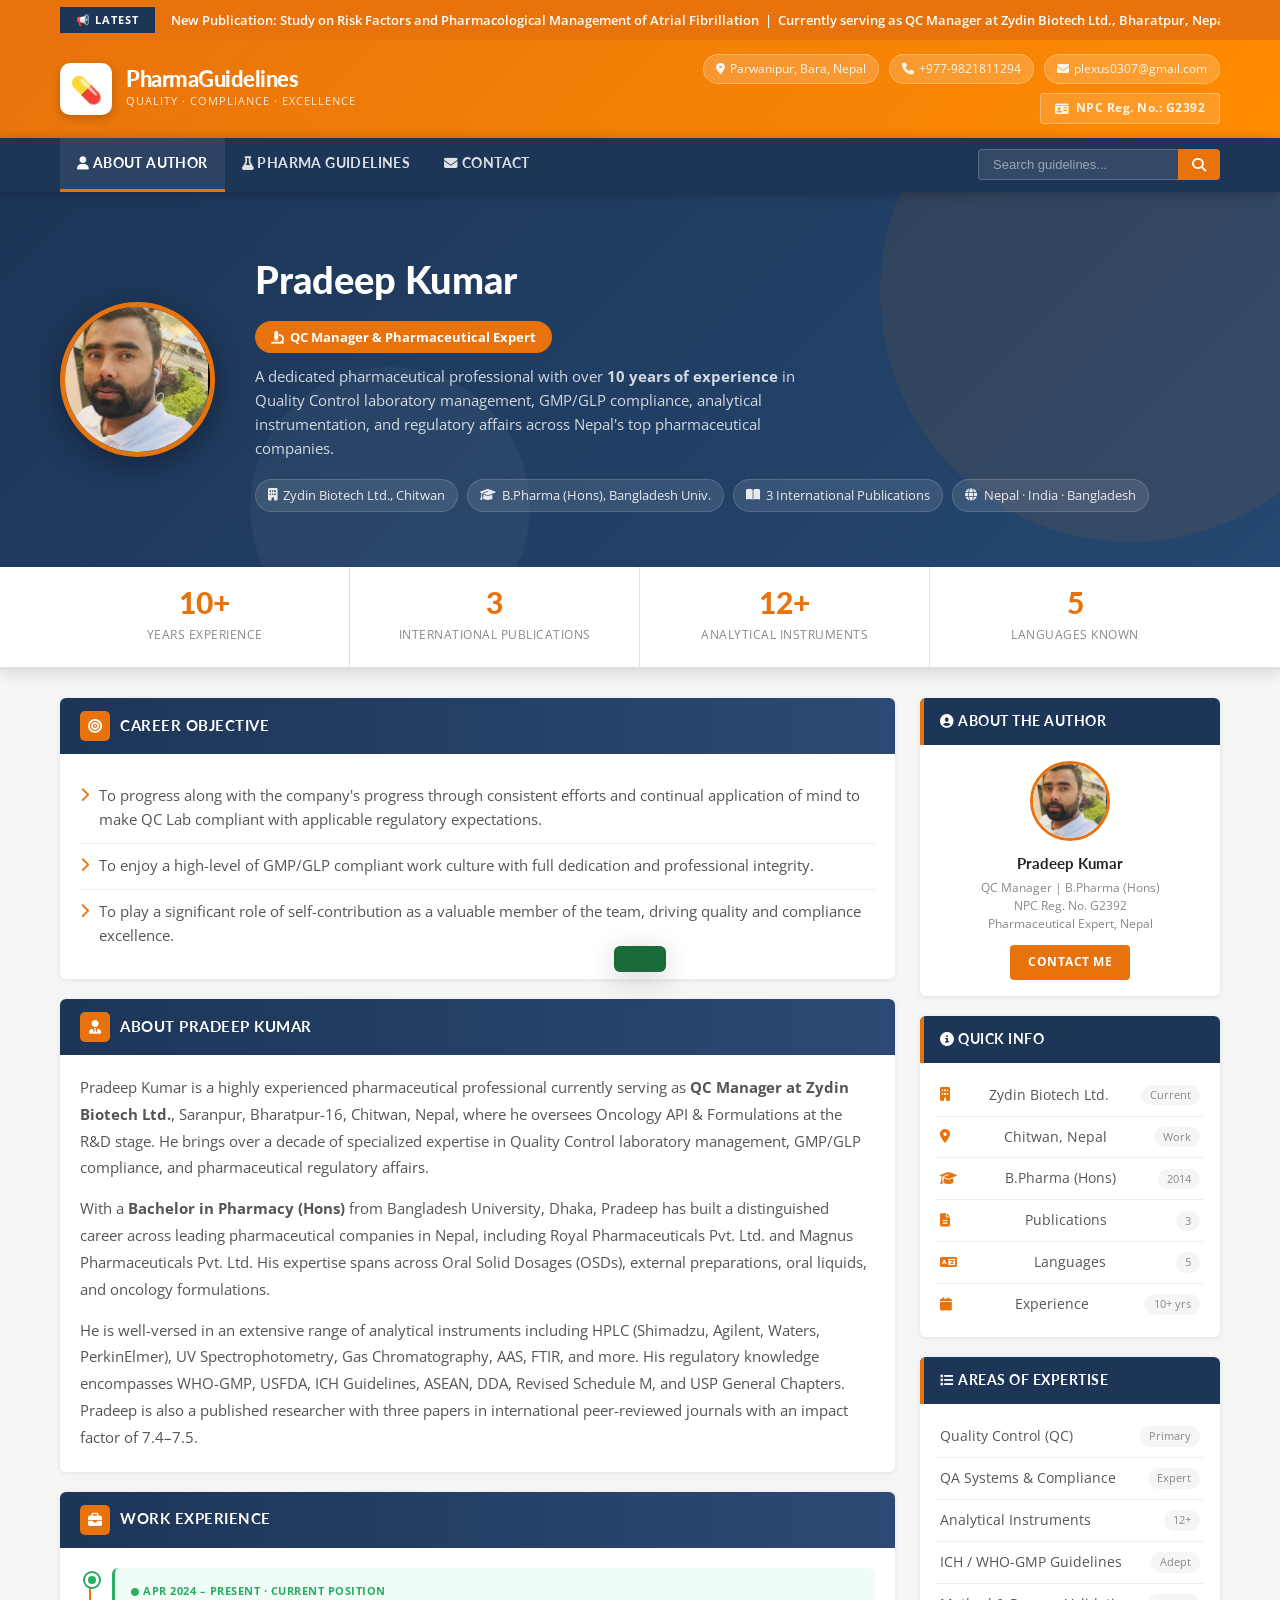
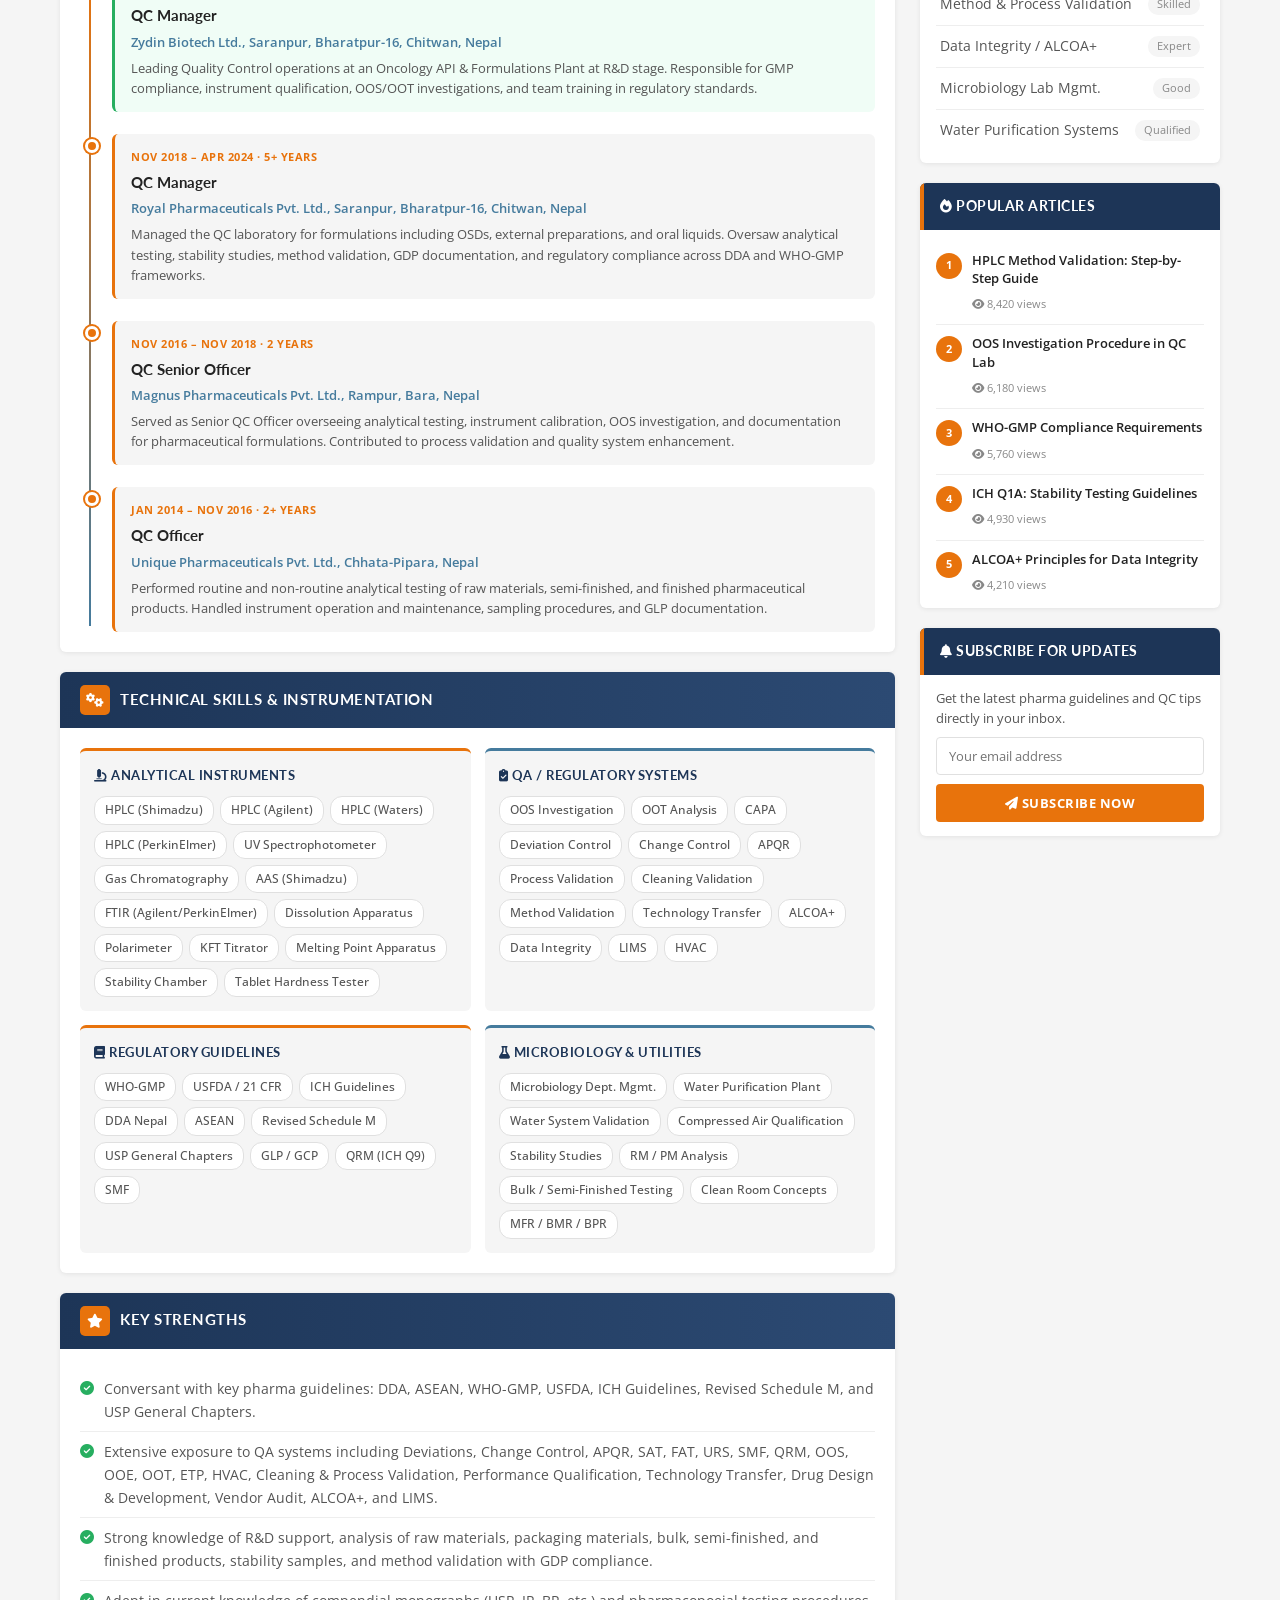
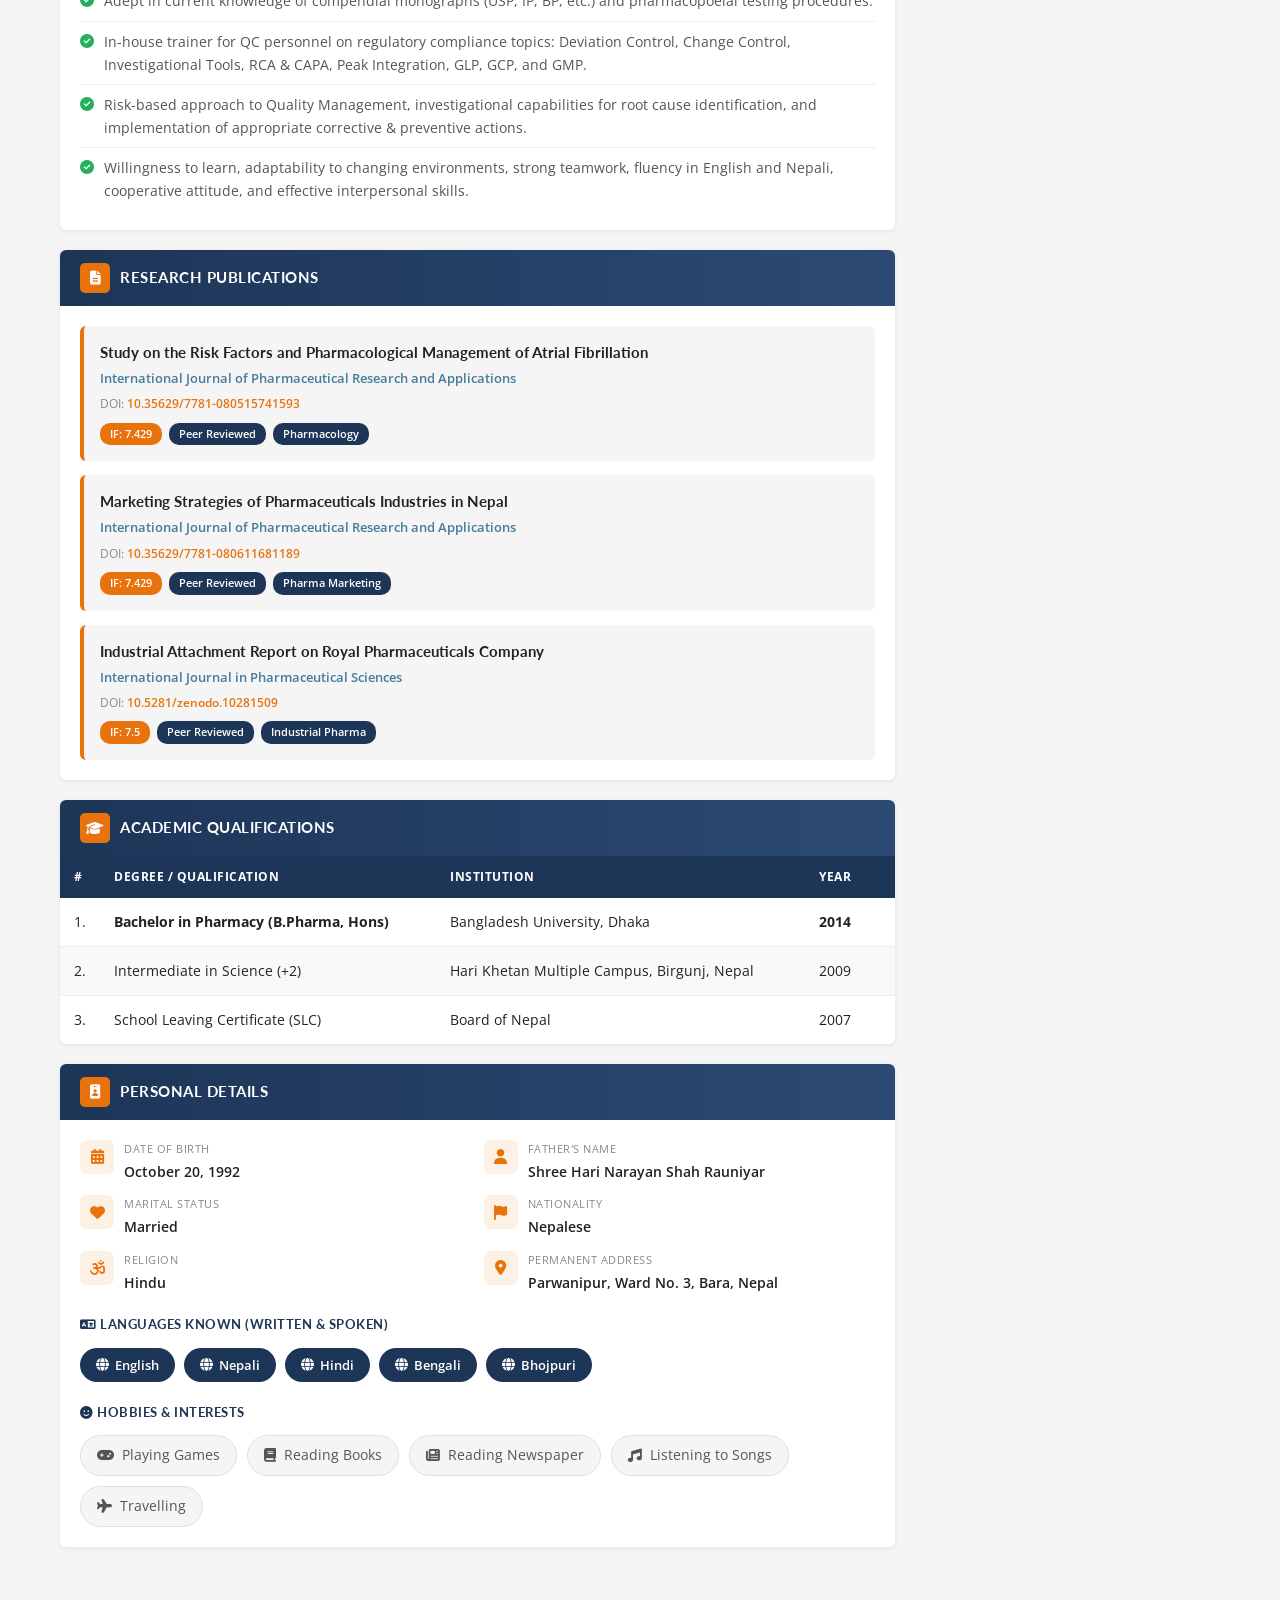
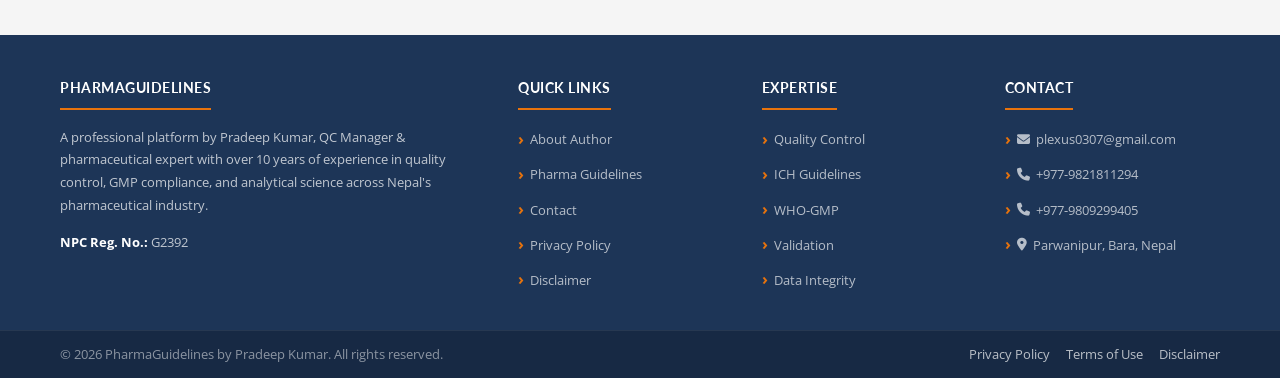
<file: index.html>
<!DOCTYPE html>
<html lang="en">
<head>
  <meta charset="UTF-8" />
  <meta name="viewport" content="width=device-width, initial-scale=1.0" />
  <title>Pradeep Kumar | QC Manager &amp; Pharmaceutical Expert | PharmaGuidelines</title>
  <meta name="description" content="Pradeep Kumar – Experienced QC Manager with 10+ years in pharmaceutical quality control, GMP compliance, analytical instrumentation, and regulatory affairs in Nepal." />
  <link rel="stylesheet" href="style.css" />
  <link rel="preconnect" href="https://fonts.googleapis.com" />
  <link rel="preconnect" href="https://fonts.gstatic.com" crossorigin />
  <link rel="stylesheet" href="https://cdnjs.cloudflare.com/ajax/libs/font-awesome/6.5.0/css/all.min.css" />
  <style>
    .objective-list { list-style: none; padding: 0; }
    .objective-list li {
      display: flex; align-items: flex-start; gap: 10px;
      padding: 10px 0; border-bottom: 1px solid var(--border-light);
      font-size: 14.5px; color: var(--text-medium); line-height: 1.7;
    }
    .objective-list li:last-child { border-bottom: none; }
    .objective-list li i { color: var(--primary); margin-top: 4px; flex-shrink: 0; }
    .strength-list { list-style: none; padding: 0; }
    .strength-list li {
      display: flex; align-items: flex-start; gap: 10px;
      padding: 8px 0; border-bottom: 1px solid var(--border-light);
      font-size: 14px; color: var(--text-medium); line-height: 1.65;
    }
    .strength-list li:last-child { border-bottom: none; }
    .strength-list li i { color: var(--success); margin-top: 4px; flex-shrink: 0; }
  </style>
</head>
<body>

  <!-- Ticker -->
  <div class="ticker-bar">
    <div class="ticker-inner container">
      <span class="ticker-label">📢 Latest</span>
      <div class="ticker-scroll">
        <span class="ticker-text">
          New Publication: Study on Risk Factors and Pharmacological Management of Atrial Fibrillation &nbsp;|&nbsp;
          Currently serving as QC Manager at Zydin Biotech Ltd., Bharatpur, Nepal &nbsp;|&nbsp;
          NPC Registration No. G2392 &nbsp;|&nbsp;
          Expertise: HPLC · GC · AAS · FTIR · ICH Guidelines · WHO-GMP · Data Integrity
        </span>
      </div>
    </div>
  </div>

  <!-- Header Top -->
  <div class="header-top">
    <div class="container">
      <div class="logo-area">
        <div class="logo-icon">💊</div>
        <div class="logo-text">
          <h1>PharmaGuidelines</h1>
          <p>Quality · Compliance · Excellence</p>
        </div>
      </div>
      <div class="header-right">
        <div class="header-chips">
          <span class="header-chip"><i class="fas fa-map-marker-alt"></i> Parwanipur, Bara, Nepal</span>
          <span class="header-chip"><i class="fas fa-phone"></i> +977-9821811294</span>
          <span class="header-chip"><i class="fas fa-envelope"></i> plexus0307@gmail.com</span>
        </div>
        <div style="margin-top:4px;">
          <span class="npc-reg"><i class="fas fa-id-card"></i> NPC Reg. No.: G2392</span>
        </div>
      </div>
    </div>
  </div>

  <!-- Navbar -->
  <nav class="main-nav" id="main-nav">
    <div class="container nav-inner">
      <ul class="nav-menu" id="nav-menu">
        <li class="active"><a href="index.html"><i class="fas fa-user"></i> About Author</a></li>
        <li><a href="articles.html"><i class="fas fa-flask"></i> Pharma Guidelines</a></li>
        <li><a href="contact.html"><i class="fas fa-envelope"></i> Contact</a></li>
      </ul>
      <div style="display:flex;align-items:center;gap:8px;">
        <div class="nav-search">
          <input type="text" id="search-input" placeholder="Search guidelines..." aria-label="Search" />
          <button id="search-btn" aria-label="Search"><i class="fas fa-search"></i></button>
        </div>
        <button class="hamburger" id="hamburger" aria-label="Toggle menu">
          <span></span><span></span><span></span>
        </button>
      </div>
    </div>
  </nav>

  <!-- Author Hero -->
  <section class="author-hero">
    <div class="container">
      <div class="hero-inner">
        <img src="image of pradeep kumar.png" alt="Pradeep Kumar – QC Manager" class="hero-photo" id="author-photo" />
        <div class="hero-info fade-in">
          <h1>Pradeep Kumar</h1>
          <div class="hero-title-badge">
            <i class="fas fa-microscope"></i> QC Manager &amp; Pharmaceutical Expert
          </div>
          <p class="hero-tagline">
            A dedicated pharmaceutical professional with over <strong>10 years of experience</strong> in Quality Control laboratory management, GMP/GLP compliance, analytical instrumentation, and regulatory affairs across Nepal's top pharmaceutical companies.
          </p>
          <div class="hero-tags">
            <span class="hero-tag"><i class="fas fa-building"></i> Zydin Biotech Ltd., Chitwan</span>
            <span class="hero-tag"><i class="fas fa-graduation-cap"></i> B.Pharma (Hons), Bangladesh Univ.</span>
            <span class="hero-tag"><i class="fas fa-book-open"></i> 3 International Publications</span>
            <span class="hero-tag"><i class="fas fa-globe"></i> Nepal · India · Bangladesh</span>
          </div>
        </div>
      </div>
    </div>
  </section>

  <!-- Stats Bar -->
  <div class="stats-bar">
    <div class="container">
      <div class="stats-grid">
        <div class="stat-item">
          <span class="stat-num">10+</span>
          <span class="stat-label">Years Experience</span>
        </div>
        <div class="stat-item">
          <span class="stat-num">3</span>
          <span class="stat-label">International Publications</span>
        </div>
        <div class="stat-item">
          <span class="stat-num">12+</span>
          <span class="stat-label">Analytical Instruments</span>
        </div>
        <div class="stat-item">
          <span class="stat-num">5</span>
          <span class="stat-label">Languages Known</span>
        </div>
      </div>
    </div>
  </div>

  <!-- Main Content -->
  <div class="container">
    <div class="main-layout">

      <!-- Content Area -->
      <main class="content-area">

        <!-- Career Objective -->
        <div class="card fade-in">
          <div class="card-header">
            <div class="card-header-icon"><i class="fas fa-bullseye"></i></div>
            <h3>Career Objective</h3>
          </div>
          <div class="card-body">
            <ul class="objective-list">
              <li>
                <i class="fas fa-chevron-right"></i>
                To progress along with the company's progress through consistent efforts and continual application of mind to make QC Lab compliant with applicable regulatory expectations.
              </li>
              <li>
                <i class="fas fa-chevron-right"></i>
                To enjoy a high-level of GMP/GLP compliant work culture with full dedication and professional integrity.
              </li>
              <li>
                <i class="fas fa-chevron-right"></i>
                To play a significant role of self-contribution as a valuable member of the team, driving quality and compliance excellence.
              </li>
            </ul>
          </div>
        </div>

        <!-- About -->
        <div class="card fade-in">
          <div class="card-header">
            <div class="card-header-icon"><i class="fas fa-user-tie"></i></div>
            <h3>About Pradeep Kumar</h3>
          </div>
          <div class="card-body about-text">
            <p>
              Pradeep Kumar is a highly experienced pharmaceutical professional currently serving as <strong>QC Manager at Zydin Biotech Ltd.</strong>, Saranpur, Bharatpur-16, Chitwan, Nepal, where he oversees Oncology API &amp; Formulations at the R&amp;D stage. He brings over a decade of specialized expertise in Quality Control laboratory management, GMP/GLP compliance, and pharmaceutical regulatory affairs.
            </p>
            <p>
              With a <strong>Bachelor in Pharmacy (Hons)</strong> from Bangladesh University, Dhaka, Pradeep has built a distinguished career across leading pharmaceutical companies in Nepal, including Royal Pharmaceuticals Pvt. Ltd. and Magnus Pharmaceuticals Pvt. Ltd. His expertise spans across Oral Solid Dosages (OSDs), external preparations, oral liquids, and oncology formulations.
            </p>
            <p>
              He is well-versed in an extensive range of analytical instruments including HPLC (Shimadzu, Agilent, Waters, PerkinElmer), UV Spectrophotometry, Gas Chromatography, AAS, FTIR, and more. His regulatory knowledge encompasses WHO-GMP, USFDA, ICH Guidelines, ASEAN, DDA, Revised Schedule M, and USP General Chapters. Pradeep is also a published researcher with three papers in international peer-reviewed journals with an impact factor of 7.4–7.5.
            </p>
          </div>
        </div>

        <!-- Current Appointment & Experience -->
        <div class="card fade-in">
          <div class="card-header">
            <div class="card-header-icon"><i class="fas fa-briefcase"></i></div>
            <h3>Work Experience</h3>
          </div>
          <div class="card-body">
            <div class="timeline">

              <div class="tl-item current">
                <div class="tl-dot"></div>
                <div class="tl-box">
                  <div class="tl-date"><i class="fas fa-circle" style="font-size:8px;"></i> Apr 2024 – Present · Current Position</div>
                  <div class="tl-role">QC Manager</div>
                  <div class="tl-company">Zydin Biotech Ltd., Saranpur, Bharatpur-16, Chitwan, Nepal</div>
                  <div class="tl-desc">Leading Quality Control operations at an Oncology API &amp; Formulations Plant at R&amp;D stage. Responsible for GMP compliance, instrument qualification, OOS/OOT investigations, and team training in regulatory standards.</div>
                </div>
              </div>

              <div class="tl-item">
                <div class="tl-dot"></div>
                <div class="tl-box">
                  <div class="tl-date">Nov 2018 – Apr 2024 · 5+ Years</div>
                  <div class="tl-role">QC Manager</div>
                  <div class="tl-company">Royal Pharmaceuticals Pvt. Ltd., Saranpur, Bharatpur-16, Chitwan, Nepal</div>
                  <div class="tl-desc">Managed the QC laboratory for formulations including OSDs, external preparations, and oral liquids. Oversaw analytical testing, stability studies, method validation, GDP documentation, and regulatory compliance across DDA and WHO-GMP frameworks.</div>
                </div>
              </div>

              <div class="tl-item">
                <div class="tl-dot"></div>
                <div class="tl-box">
                  <div class="tl-date">Nov 2016 – Nov 2018 · 2 Years</div>
                  <div class="tl-role">QC Senior Officer</div>
                  <div class="tl-company">Magnus Pharmaceuticals Pvt. Ltd., Rampur, Bara, Nepal</div>
                  <div class="tl-desc">Served as Senior QC Officer overseeing analytical testing, instrument calibration, OOS investigation, and documentation for pharmaceutical formulations. Contributed to process validation and quality system enhancement.</div>
                </div>
              </div>

              <div class="tl-item">
                <div class="tl-dot"></div>
                <div class="tl-box">
                  <div class="tl-date">Jan 2014 – Nov 2016 · 2+ Years</div>
                  <div class="tl-role">QC Officer</div>
                  <div class="tl-company">Unique Pharmaceuticals Pvt. Ltd., Chhata-Pipara, Nepal</div>
                  <div class="tl-desc">Performed routine and non-routine analytical testing of raw materials, semi-finished, and finished pharmaceutical products. Handled instrument operation and maintenance, sampling procedures, and GLP documentation.</div>
                </div>
              </div>

            </div>
          </div>
        </div>

        <!-- Technical Skills -->
        <div class="card fade-in">
          <div class="card-header">
            <div class="card-header-icon"><i class="fas fa-cogs"></i></div>
            <h3>Technical Skills &amp; Instrumentation</h3>
          </div>
          <div class="card-body">
            <div class="skills-grid">
              <div class="skill-cat">
                <div class="skill-cat-title"><i class="fas fa-microscope"></i> Analytical Instruments</div>
                <div class="tags">
                  <span class="tag">HPLC (Shimadzu)</span>
                  <span class="tag">HPLC (Agilent)</span>
                  <span class="tag">HPLC (Waters)</span>
                  <span class="tag">HPLC (PerkinElmer)</span>
                  <span class="tag">UV Spectrophotometer</span>
                  <span class="tag">Gas Chromatography</span>
                  <span class="tag">AAS (Shimadzu)</span>
                  <span class="tag">FTIR (Agilent/PerkinElmer)</span>
                  <span class="tag">Dissolution Apparatus</span>
                  <span class="tag">Polarimeter</span>
                  <span class="tag">KFT Titrator</span>
                  <span class="tag">Melting Point Apparatus</span>
                  <span class="tag">Stability Chamber</span>
                  <span class="tag">Tablet Hardness Tester</span>
                </div>
              </div>
              <div class="skill-cat alt">
                <div class="skill-cat-title"><i class="fas fa-clipboard-check"></i> QA / Regulatory Systems</div>
                <div class="tags">
                  <span class="tag">OOS Investigation</span>
                  <span class="tag">OOT Analysis</span>
                  <span class="tag">CAPA</span>
                  <span class="tag">Deviation Control</span>
                  <span class="tag">Change Control</span>
                  <span class="tag">APQR</span>
                  <span class="tag">Process Validation</span>
                  <span class="tag">Cleaning Validation</span>
                  <span class="tag">Method Validation</span>
                  <span class="tag">Technology Transfer</span>
                  <span class="tag">ALCOA+</span>
                  <span class="tag">Data Integrity</span>
                  <span class="tag">LIMS</span>
                  <span class="tag">HVAC</span>
                </div>
              </div>
              <div class="skill-cat">
                <div class="skill-cat-title"><i class="fas fa-book"></i> Regulatory Guidelines</div>
                <div class="tags">
                  <span class="tag">WHO-GMP</span>
                  <span class="tag">USFDA / 21 CFR</span>
                  <span class="tag">ICH Guidelines</span>
                  <span class="tag">DDA Nepal</span>
                  <span class="tag">ASEAN</span>
                  <span class="tag">Revised Schedule M</span>
                  <span class="tag">USP General Chapters</span>
                  <span class="tag">GLP / GCP</span>
                  <span class="tag">QRM (ICH Q9)</span>
                  <span class="tag">SMF</span>
                </div>
              </div>
              <div class="skill-cat alt">
                <div class="skill-cat-title"><i class="fas fa-flask"></i> Microbiology &amp; Utilities</div>
                <div class="tags">
                  <span class="tag">Microbiology Dept. Mgmt.</span>
                  <span class="tag">Water Purification Plant</span>
                  <span class="tag">Water System Validation</span>
                  <span class="tag">Compressed Air Qualification</span>
                  <span class="tag">Stability Studies</span>
                  <span class="tag">RM / PM Analysis</span>
                  <span class="tag">Bulk / Semi-Finished Testing</span>
                  <span class="tag">Clean Room Concepts</span>
                  <span class="tag">MFR / BMR / BPR</span>
                </div>
              </div>
            </div>
          </div>
        </div>

        <!-- Strengths -->
        <div class="card fade-in">
          <div class="card-header">
            <div class="card-header-icon"><i class="fas fa-star"></i></div>
            <h3>Key Strengths</h3>
          </div>
          <div class="card-body">
            <ul class="strength-list">
              <li>
                <i class="fas fa-check-circle"></i>
                Conversant with key pharma guidelines: DDA, ASEAN, WHO-GMP, USFDA, ICH Guidelines, Revised Schedule M, and USP General Chapters.
              </li>
              <li>
                <i class="fas fa-check-circle"></i>
                Extensive exposure to QA systems including Deviations, Change Control, APQR, SAT, FAT, URS, SMF, QRM, OOS, OOE, OOT, ETP, HVAC, Cleaning &amp; Process Validation, Performance Qualification, Technology Transfer, Drug Design &amp; Development, Vendor Audit, ALCOA+, and LIMS.
              </li>
              <li>
                <i class="fas fa-check-circle"></i>
                Strong knowledge of R&amp;D support, analysis of raw materials, packaging materials, bulk, semi-finished, and finished products, stability samples, and method validation with GDP compliance.
              </li>
              <li>
                <i class="fas fa-check-circle"></i>
                Adept in current knowledge of compendial monographs (USP, IP, BP, etc.) and pharmacopoeial testing procedures.
              </li>
              <li>
                <i class="fas fa-check-circle"></i>
                In-house trainer for QC personnel on regulatory compliance topics: Deviation Control, Change Control, Investigational Tools, RCA &amp; CAPA, Peak Integration, GLP, GCP, and GMP.
              </li>
              <li>
                <i class="fas fa-check-circle"></i>
                Risk-based approach to Quality Management, investigational capabilities for root cause identification, and implementation of appropriate corrective &amp; preventive actions.
              </li>
              <li>
                <i class="fas fa-check-circle"></i>
                Willingness to learn, adaptability to changing environments, strong teamwork, fluency in English and Nepali, cooperative attitude, and effective interpersonal skills.
              </li>
            </ul>
          </div>
        </div>

        <!-- Publications -->
        <div class="card fade-in">
          <div class="card-header">
            <div class="card-header-icon"><i class="fas fa-file-alt"></i></div>
            <h3>Research Publications</h3>
          </div>
          <div class="card-body">

            <div class="pub-item">
              <div class="pub-title">Study on the Risk Factors and Pharmacological Management of Atrial Fibrillation</div>
              <div class="pub-journal">International Journal of Pharmaceutical Research and Applications</div>
              <div class="pub-doi">DOI: <a href="https://doi.org/10.35629/7781-080515741593" target="_blank" rel="noopener">10.35629/7781-080515741593</a></div>
              <div class="pub-badges">
                <span class="pub-badge orange">IF: 7.429</span>
                <span class="pub-badge">Peer Reviewed</span>
                <span class="pub-badge">Pharmacology</span>
              </div>
            </div>

            <div class="pub-item">
              <div class="pub-title">Marketing Strategies of Pharmaceuticals Industries in Nepal</div>
              <div class="pub-journal">International Journal of Pharmaceutical Research and Applications</div>
              <div class="pub-doi">DOI: <a href="https://doi.org/10.35629/7781-080611681189" target="_blank" rel="noopener">10.35629/7781-080611681189</a></div>
              <div class="pub-badges">
                <span class="pub-badge orange">IF: 7.429</span>
                <span class="pub-badge">Peer Reviewed</span>
                <span class="pub-badge">Pharma Marketing</span>
              </div>
            </div>

            <div class="pub-item">
              <div class="pub-title">Industrial Attachment Report on Royal Pharmaceuticals Company</div>
              <div class="pub-journal">International Journal in Pharmaceutical Sciences</div>
              <div class="pub-doi">DOI: <a href="https://doi.org/10.5281/zenodo.10281509" target="_blank" rel="noopener">10.5281/zenodo.10281509</a></div>
              <div class="pub-badges">
                <span class="pub-badge orange">IF: 7.5</span>
                <span class="pub-badge">Peer Reviewed</span>
                <span class="pub-badge">Industrial Pharma</span>
              </div>
            </div>

          </div>
        </div>

        <!-- Education -->
        <div class="card fade-in">
          <div class="card-header">
            <div class="card-header-icon"><i class="fas fa-graduation-cap"></i></div>
            <h3>Academic Qualifications</h3>
          </div>
          <div class="card-body" style="padding:0;">
            <table class="edu-table">
              <thead>
                <tr>
                  <th style="width:40px;">#</th>
                  <th>Degree / Qualification</th>
                  <th>Institution</th>
                  <th style="width:90px;">Year</th>
                </tr>
              </thead>
              <tbody>
                <tr>
                  <td>1.</td>
                  <td><strong>Bachelor in Pharmacy (B.Pharma, Hons)</strong></td>
                  <td>Bangladesh University, Dhaka</td>
                  <td><strong>2014</strong></td>
                </tr>
                <tr>
                  <td>2.</td>
                  <td>Intermediate in Science (+2)</td>
                  <td>Hari Khetan Multiple Campus, Birgunj, Nepal</td>
                  <td>2009</td>
                </tr>
                <tr>
                  <td>3.</td>
                  <td>School Leaving Certificate (SLC)</td>
                  <td>Board of Nepal</td>
                  <td>2007</td>
                </tr>
              </tbody>
            </table>
          </div>
        </div>

        <!-- Personal Details -->
        <div class="card fade-in">
          <div class="card-header">
            <div class="card-header-icon"><i class="fas fa-id-badge"></i></div>
            <h3>Personal Details</h3>
          </div>
          <div class="card-body">
            <div class="details-grid">
              <div class="detail-item">
                <div class="detail-icon"><i class="fas fa-calendar-alt"></i></div>
                <div>
                  <div class="detail-label">Date of Birth</div>
                  <div class="detail-value">October 20, 1992</div>
                </div>
              </div>
              <div class="detail-item">
                <div class="detail-icon"><i class="fas fa-user"></i></div>
                <div>
                  <div class="detail-label">Father's Name</div>
                  <div class="detail-value">Shree Hari Narayan Shah Rauniyar</div>
                </div>
              </div>
              <div class="detail-item">
                <div class="detail-icon"><i class="fas fa-heart"></i></div>
                <div>
                  <div class="detail-label">Marital Status</div>
                  <div class="detail-value">Married</div>
                </div>
              </div>
              <div class="detail-item">
                <div class="detail-icon"><i class="fas fa-flag"></i></div>
                <div>
                  <div class="detail-label">Nationality</div>
                  <div class="detail-value">Nepalese</div>
                </div>
              </div>
              <div class="detail-item">
                <div class="detail-icon"><i class="fas fa-om"></i></div>
                <div>
                  <div class="detail-label">Religion</div>
                  <div class="detail-value">Hindu</div>
                </div>
              </div>
              <div class="detail-item">
                <div class="detail-icon"><i class="fas fa-map-marker-alt"></i></div>
                <div>
                  <div class="detail-label">Permanent Address</div>
                  <div class="detail-value">Parwanipur, Ward No. 3, Bara, Nepal</div>
                </div>
              </div>
            </div>

            <!-- Languages -->
            <div style="margin-top:20px;">
              <div class="skill-cat-title" style="margin-bottom:12px;"><i class="fas fa-language"></i> Languages Known (Written &amp; Spoken)</div>
              <div class="lang-list">
                <span class="lang-badge"><i class="fas fa-globe"></i> English</span>
                <span class="lang-badge"><i class="fas fa-globe"></i> Nepali</span>
                <span class="lang-badge"><i class="fas fa-globe"></i> Hindi</span>
                <span class="lang-badge"><i class="fas fa-globe"></i> Bengali</span>
                <span class="lang-badge"><i class="fas fa-globe"></i> Bhojpuri</span>
              </div>
            </div>

            <!-- Hobbies -->
            <div style="margin-top:20px;">
              <div class="skill-cat-title" style="margin-bottom:12px;"><i class="fas fa-smile"></i> Hobbies &amp; Interests</div>
              <div class="hobbies-list">
                <span class="hobby"><i class="fas fa-gamepad"></i> Playing Games</span>
                <span class="hobby"><i class="fas fa-book"></i> Reading Books</span>
                <span class="hobby"><i class="fas fa-newspaper"></i> Reading Newspaper</span>
                <span class="hobby"><i class="fas fa-music"></i> Listening to Songs</span>
                <span class="hobby"><i class="fas fa-plane"></i> Travelling</span>
              </div>
            </div>
          </div>
        </div>

      </main>

      <!-- Sidebar -->
      <aside class="sidebar">

        <!-- Author Bio Widget -->
        <div class="widget">
          <div class="widget-title"><i class="fas fa-user-circle"></i> About the Author</div>
          <div class="sidebar-author">
            <img src="image of pradeep kumar.png" alt="Pradeep Kumar" class="sidebar-avatar" />
            <h4>Pradeep Kumar</h4>
            <p>QC Manager | B.Pharma (Hons)<br/>NPC Reg. No. G2392<br/>Pharmaceutical Expert, Nepal</p>
            <a href="contact.html" class="profile-btn">Contact Me</a>
          </div>
        </div>

        <!-- Quick Info -->
        <div class="widget">
          <div class="widget-title"><i class="fas fa-info-circle"></i> Quick Info</div>
          <div class="widget-body" style="padding:12px 16px;">
            <ul class="cat-list">
              <li><a href="#"><i class="fas fa-building" style="color:var(--primary);margin-right:6px;"></i> Zydin Biotech Ltd. <span class="cat-count">Current</span></a></li>
              <li><a href="#"><i class="fas fa-map-marker-alt" style="color:var(--primary);margin-right:6px;"></i> Chitwan, Nepal <span class="cat-count">Work</span></a></li>
              <li><a href="#"><i class="fas fa-graduation-cap" style="color:var(--primary);margin-right:6px;"></i> B.Pharma (Hons) <span class="cat-count">2014</span></a></li>
              <li><a href="#"><i class="fas fa-file-alt" style="color:var(--primary);margin-right:6px;"></i> Publications <span class="cat-count">3</span></a></li>
              <li><a href="#"><i class="fas fa-language" style="color:var(--primary);margin-right:6px;"></i> Languages <span class="cat-count">5</span></a></li>
              <li><a href="#"><i class="fas fa-calendar" style="color:var(--primary);margin-right:6px;"></i> Experience <span class="cat-count">10+ yrs</span></a></li>
            </ul>
          </div>
        </div>

        <!-- Expertise Categories -->
        <div class="widget">
          <div class="widget-title"><i class="fas fa-list"></i> Areas of Expertise</div>
          <div class="widget-body" style="padding:12px 16px;">
            <ul class="cat-list">
              <li><a href="articles.html">Quality Control (QC) <span class="cat-count">Primary</span></a></li>
              <li><a href="articles.html">QA Systems &amp; Compliance <span class="cat-count">Expert</span></a></li>
              <li><a href="articles.html">Analytical Instruments <span class="cat-count">12+</span></a></li>
              <li><a href="articles.html">ICH / WHO-GMP Guidelines <span class="cat-count">Adept</span></a></li>
              <li><a href="articles.html">Method &amp; Process Validation <span class="cat-count">Skilled</span></a></li>
              <li><a href="articles.html">Data Integrity / ALCOA+ <span class="cat-count">Expert</span></a></li>
              <li><a href="articles.html">Microbiology Lab Mgmt. <span class="cat-count">Good</span></a></li>
              <li><a href="articles.html">Water Purification Systems <span class="cat-count">Qualified</span></a></li>
            </ul>
          </div>
        </div>

        <!-- Popular Posts -->
        <div class="widget">
          <div class="widget-title"><i class="fas fa-fire"></i> Popular Articles</div>
          <div class="widget-body" style="padding:12px 16px;">
            <div class="pop-post">
              <span class="pop-num">1</span>
              <div class="pop-info">
                <h5><a href="articles.html">HPLC Method Validation: Step-by-Step Guide</a></h5>
                <span><i class="fas fa-eye"></i> 8,420 views</span>
              </div>
            </div>
            <div class="pop-post">
              <span class="pop-num">2</span>
              <div class="pop-info">
                <h5><a href="articles.html">OOS Investigation Procedure in QC Lab</a></h5>
                <span><i class="fas fa-eye"></i> 6,180 views</span>
              </div>
            </div>
            <div class="pop-post">
              <span class="pop-num">3</span>
              <div class="pop-info">
                <h5><a href="articles.html">WHO-GMP Compliance Requirements</a></h5>
                <span><i class="fas fa-eye"></i> 5,760 views</span>
              </div>
            </div>
            <div class="pop-post">
              <span class="pop-num">4</span>
              <div class="pop-info">
                <h5><a href="articles.html">ICH Q1A: Stability Testing Guidelines</a></h5>
                <span><i class="fas fa-eye"></i> 4,930 views</span>
              </div>
            </div>
            <div class="pop-post">
              <span class="pop-num">5</span>
              <div class="pop-info">
                <h5><a href="articles.html">ALCOA+ Principles for Data Integrity</a></h5>
                <span><i class="fas fa-eye"></i> 4,210 views</span>
              </div>
            </div>
          </div>
        </div>

        <!-- Subscribe -->
        <div class="widget">
          <div class="widget-title"><i class="fas fa-bell"></i> Subscribe for Updates</div>
          <div class="widget-body">
            <div class="sub-form">
              <p>Get the latest pharma guidelines and QC tips directly in your inbox.</p>
              <input type="email" id="sub-email" placeholder="Your email address" aria-label="Email for newsletter" />
              <button class="sub-btn" id="sub-btn" onclick="handleSubscribe()"><i class="fas fa-paper-plane"></i> Subscribe Now</button>
            </div>
          </div>
        </div>

      </aside>
    </div>
  </div>

  <!-- Footer -->
  <footer class="site-footer">
    <div class="footer-main">
      <div class="container">
        <div class="footer-grid">
          <div class="footer-col">
            <h4>PharmaGuidelines</h4>
            <p>A professional platform by Pradeep Kumar, QC Manager &amp; pharmaceutical expert with over 10 years of experience in quality control, GMP compliance, and analytical science across Nepal's pharmaceutical industry.</p>
            <p><strong style="color:#fff;">NPC Reg. No.:</strong> G2392</p>
          </div>
          <div class="footer-col">
            <h4>Quick Links</h4>
            <ul class="footer-links">
              <li><a href="index.html">About Author</a></li>
              <li><a href="articles.html">Pharma Guidelines</a></li>
              <li><a href="contact.html">Contact</a></li>
              <li><a href="#">Privacy Policy</a></li>
              <li><a href="#">Disclaimer</a></li>
            </ul>
          </div>
          <div class="footer-col">
            <h4>Expertise</h4>
            <ul class="footer-links">
              <li><a href="articles.html">Quality Control</a></li>
              <li><a href="articles.html">ICH Guidelines</a></li>
              <li><a href="articles.html">WHO-GMP</a></li>
              <li><a href="articles.html">Validation</a></li>
              <li><a href="articles.html">Data Integrity</a></li>
            </ul>
          </div>
          <div class="footer-col">
            <h4>Contact</h4>
            <ul class="footer-links">
              <li><a href="mailto:plexus0307@gmail.com"><i class="fas fa-envelope"></i> plexus0307@gmail.com</a></li>
              <li><a href="tel:+9779821811294"><i class="fas fa-phone"></i> +977-9821811294</a></li>
              <li><a href="tel:+9779809299405"><i class="fas fa-phone"></i> +977-9809299405</a></li>
              <li><a href="#"><i class="fas fa-map-marker-alt"></i> Parwanipur, Bara, Nepal</a></li>
            </ul>
          </div>
        </div>
      </div>
    </div>
    <div class="footer-bottom">
      <div class="container footer-bottom-inner">
        <span>&copy; 2026 PharmaGuidelines by Pradeep Kumar. All rights reserved.</span>
        <div class="footer-bottom-links">
          <a href="#">Privacy Policy</a>
          <a href="#">Terms of Use</a>
          <a href="#">Disclaimer</a>
        </div>
      </div>
    </div>
  </footer>

  <!-- Scroll to Top -->
  <button class="scroll-top" id="scroll-top" aria-label="Scroll to top" onclick="window.scrollTo({top:0,behavior:'smooth'})">
    <i class="fas fa-chevron-up"></i>
  </button>

  <!-- Toast -->
  <div class="toast" id="toast"></div>

  <script>
    // Hamburger
    const hamburger = document.getElementById('hamburger');
    const navMenu = document.getElementById('nav-menu');
    hamburger.addEventListener('click', () => navMenu.classList.toggle('open'));

    // Scroll to top
    const scrollTop = document.getElementById('scroll-top');
    window.addEventListener('scroll', () => {
      scrollTop.classList.toggle('visible', window.scrollY > 300);
    });

    // Subscribe
    function handleSubscribe() {
      const email = document.getElementById('sub-email').value.trim();
      if (!email || !email.includes('@')) {
        showToast('⚠️ Please enter a valid email address.', false);
        return;
      }
      showToast('✅ Subscribed successfully! Thank you.', true);
      document.getElementById('sub-email').value = '';
    }

    function showToast(msg, success = true) {
      const toast = document.getElementById('toast');
      toast.textContent = msg;
      toast.className = 'toast' + (success ? ' success' : '') + ' show';
      setTimeout(() => toast.classList.remove('show'), 3500);
    }

    // Animate cards on scroll
    const observer = new IntersectionObserver((entries) => {
      entries.forEach(e => {
        if (e.isIntersecting) {
          e.target.style.opacity = 1;
          e.target.style.transform = 'translateY(0)';
        }
      });
    }, { threshold: 0.08 });

    document.querySelectorAll('.card').forEach(card => {
      card.style.opacity = 0;
      card.style.transform = 'translateY(18px)';
      card.style.transition = 'opacity 0.5s ease, transform 0.5s ease, box-shadow 0.28s ease';
      observer.observe(card);
    });

    // Search
    document.getElementById('search-btn').addEventListener('click', () => {
      const q = document.getElementById('search-input').value.trim();
      if (q) window.location.href = `articles.html?q=${encodeURIComponent(q)}`;
    });
    document.getElementById('search-input').addEventListener('keydown', (e) => {
      if (e.key === 'Enter') document.getElementById('search-btn').click();
    });
  </script>
</body>
</html>
</file>
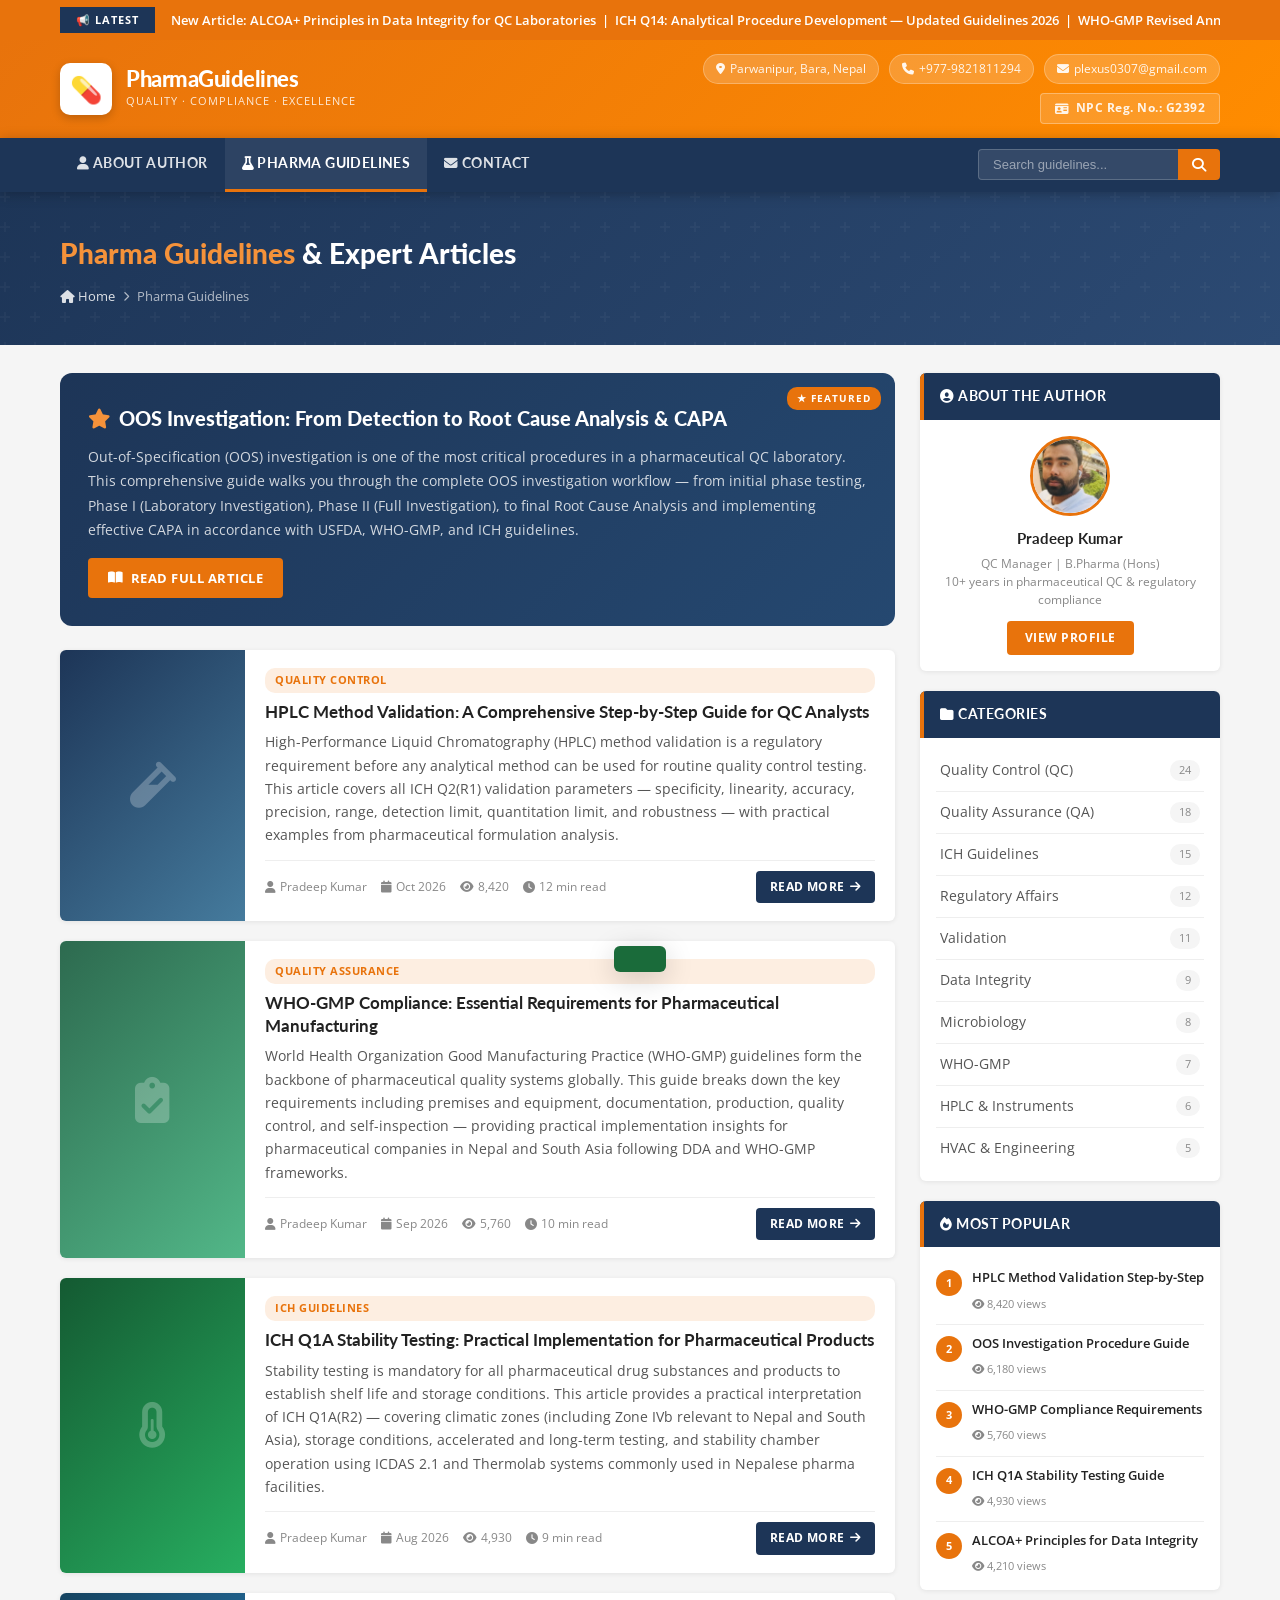
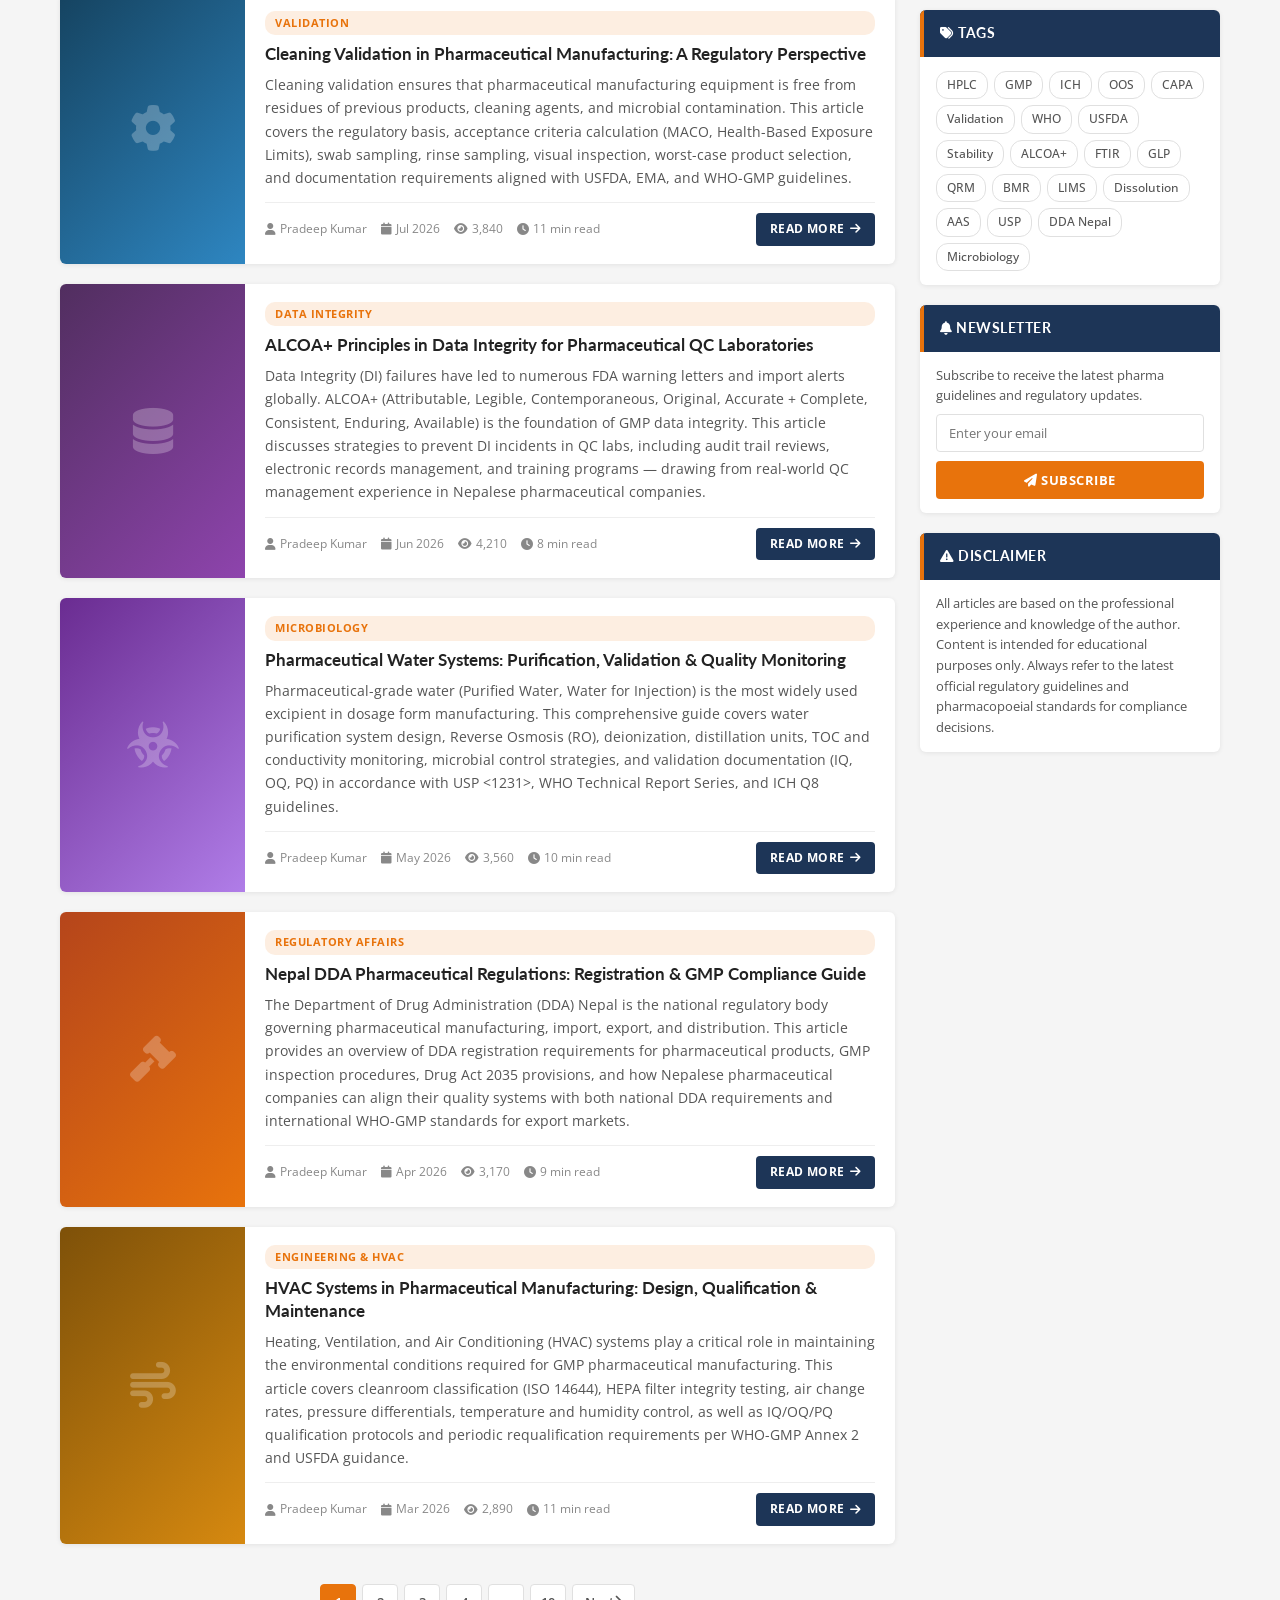
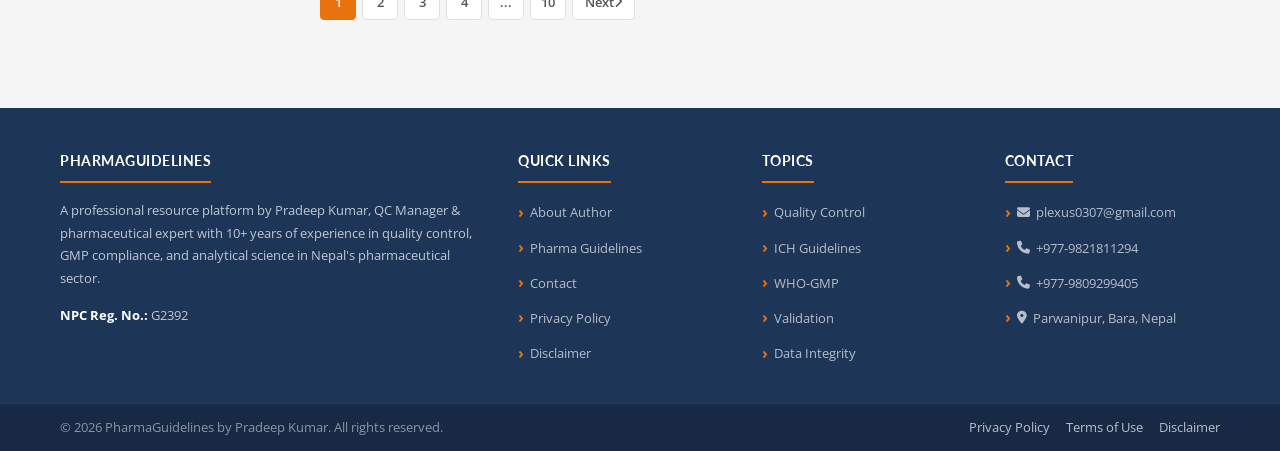
<file: articles.html>
<!DOCTYPE html>
<html lang="en">
<head>
  <meta charset="UTF-8" />
  <meta name="viewport" content="width=device-width, initial-scale=1.0" />
  <title>Pharma Guidelines &amp; Articles | QC · QA · Validation | PharmaGuidelines</title>
  <meta name="description" content="Expert pharmaceutical guidelines, SOPs, and articles on Quality Control, WHO-GMP, ICH guidelines, HPLC validation, OOS investigation, and regulatory compliance by Pradeep Kumar." />
  <link rel="stylesheet" href="style.css" />
  <link rel="preconnect" href="https://fonts.googleapis.com" />
  <link rel="preconnect" href="https://fonts.gstatic.com" crossorigin />
  <link rel="stylesheet" href="https://cdnjs.cloudflare.com/ajax/libs/font-awesome/6.5.0/css/all.min.css" />
</head>
<body>

  <!-- Ticker -->
  <div class="ticker-bar">
    <div class="ticker-inner container">
      <span class="ticker-label">📢 Latest</span>
      <div class="ticker-scroll">
        <span class="ticker-text">
          New Article: ALCOA+ Principles in Data Integrity for QC Laboratories &nbsp;|&nbsp;
          ICH Q14: Analytical Procedure Development — Updated Guidelines 2026 &nbsp;|&nbsp;
          WHO-GMP Revised Annexure on Sterile Dosage Forms &nbsp;|&nbsp;
          CAPA Process Optimization for Pharmaceutical QC Labs &nbsp;|&nbsp;
          Stability Testing ICH Q1A — Practical Implementation Guide
        </span>
      </div>
    </div>
  </div>

  <!-- Header Top -->
  <div class="header-top">
    <div class="container">
      <div class="logo-area">
        <div class="logo-icon">💊</div>
        <div class="logo-text">
          <h1>PharmaGuidelines</h1>
          <p>Quality · Compliance · Excellence</p>
        </div>
      </div>
      <div class="header-right">
        <div class="header-chips">
          <span class="header-chip"><i class="fas fa-map-marker-alt"></i> Parwanipur, Bara, Nepal</span>
          <span class="header-chip"><i class="fas fa-phone"></i> +977-9821811294</span>
          <span class="header-chip"><i class="fas fa-envelope"></i> plexus0307@gmail.com</span>
        </div>
        <div style="margin-top:4px;">
          <span class="npc-reg"><i class="fas fa-id-card"></i> NPC Reg. No.: G2392</span>
        </div>
      </div>
    </div>
  </div>

  <!-- Navbar -->
  <nav class="main-nav" id="main-nav">
    <div class="container nav-inner">
      <ul class="nav-menu" id="nav-menu">
        <li><a href="index.html"><i class="fas fa-user"></i> About Author</a></li>
        <li class="active"><a href="articles.html"><i class="fas fa-flask"></i> Pharma Guidelines</a></li>
        <li><a href="contact.html"><i class="fas fa-envelope"></i> Contact</a></li>
      </ul>
      <div style="display:flex;align-items:center;gap:8px;">
        <div class="nav-search">
          <input type="text" id="search-input" placeholder="Search guidelines..." aria-label="Search" />
          <button id="search-btn" aria-label="Search"><i class="fas fa-search"></i></button>
        </div>
        <button class="hamburger" id="hamburger" aria-label="Toggle menu">
          <span></span><span></span><span></span>
        </button>
      </div>
    </div>
  </nav>

  <!-- Page Banner -->
  <div class="page-banner">
    <div class="container">
      <h2><span>Pharma Guidelines</span> &amp; Expert Articles</h2>
      <div class="breadcrumb">
        <a href="index.html"><i class="fas fa-home"></i> Home</a>
        <i class="fas fa-chevron-right" style="font-size:10px;"></i>
        <span>Pharma Guidelines</span>
      </div>
    </div>
  </div>

  <!-- Main Content -->
  <div class="container">
    <div class="main-layout">

      <!-- Content Area -->
      <main class="content-area">

        <!-- Featured Article -->
        <div class="featured-card fade-in">
          <h3><i class="fas fa-star" style="color:var(--primary-light);margin-right:8px;"></i>OOS Investigation: From Detection to Root Cause Analysis &amp; CAPA</h3>
          <p>
            Out-of-Specification (OOS) investigation is one of the most critical procedures in a pharmaceutical QC laboratory. This comprehensive guide walks you through the complete OOS investigation workflow — from initial phase testing, Phase I (Laboratory Investigation), Phase II (Full Investigation), to final Root Cause Analysis and implementing effective CAPA in accordance with USFDA, WHO-GMP, and ICH guidelines.
          </p>
          <a href="#" class="featured-btn"><i class="fas fa-book-open"></i> Read Full Article</a>
        </div>

        <!-- Article 1 -->
        <div class="article-card fade-in">
          <div class="art-img qc" aria-hidden="true"><i class="fas fa-vial"></i></div>
          <div class="art-body">
            <span class="art-cat">Quality Control</span>
            <h2 class="art-title"><a href="#">HPLC Method Validation: A Comprehensive Step-by-Step Guide for QC Analysts</a></h2>
            <p class="art-excerpt">
              High-Performance Liquid Chromatography (HPLC) method validation is a regulatory requirement before any analytical method can be used for routine quality control testing. This article covers all ICH Q2(R1) validation parameters — specificity, linearity, accuracy, precision, range, detection limit, quantitation limit, and robustness — with practical examples from pharmaceutical formulation analysis.
            </p>
            <div class="art-footer">
              <div class="art-meta">
                <span><i class="fas fa-user"></i> Pradeep Kumar</span>
                <span><i class="fas fa-calendar"></i> Oct 2026</span>
                <span><i class="fas fa-eye"></i> 8,420</span>
                <span><i class="fas fa-clock"></i> 12 min read</span>
              </div>
              <a href="#" class="art-btn">Read More <i class="fas fa-arrow-right"></i></a>
            </div>
          </div>
        </div>

        <!-- Article 2 -->
        <div class="article-card fade-in">
          <div class="art-img qa" aria-hidden="true"><i class="fas fa-clipboard-check"></i></div>
          <div class="art-body">
            <span class="art-cat">Quality Assurance</span>
            <h2 class="art-title"><a href="#">WHO-GMP Compliance: Essential Requirements for Pharmaceutical Manufacturing</a></h2>
            <p class="art-excerpt">
              World Health Organization Good Manufacturing Practice (WHO-GMP) guidelines form the backbone of pharmaceutical quality systems globally. This guide breaks down the key requirements including premises and equipment, documentation, production, quality control, and self-inspection — providing practical implementation insights for pharmaceutical companies in Nepal and South Asia following DDA and WHO-GMP frameworks.
            </p>
            <div class="art-footer">
              <div class="art-meta">
                <span><i class="fas fa-user"></i> Pradeep Kumar</span>
                <span><i class="fas fa-calendar"></i> Sep 2026</span>
                <span><i class="fas fa-eye"></i> 5,760</span>
                <span><i class="fas fa-clock"></i> 10 min read</span>
              </div>
              <a href="#" class="art-btn">Read More <i class="fas fa-arrow-right"></i></a>
            </div>
          </div>
        </div>

        <!-- Article 3 -->
        <div class="article-card fade-in">
          <div class="art-img ich" aria-hidden="true"><i class="fas fa-thermometer-half"></i></div>
          <div class="art-body">
            <span class="art-cat">ICH Guidelines</span>
            <h2 class="art-title"><a href="#">ICH Q1A Stability Testing: Practical Implementation for Pharmaceutical Products</a></h2>
            <p class="art-excerpt">
              Stability testing is mandatory for all pharmaceutical drug substances and products to establish shelf life and storage conditions. This article provides a practical interpretation of ICH Q1A(R2) — covering climatic zones (including Zone IVb relevant to Nepal and South Asia), storage conditions, accelerated and long-term testing, and stability chamber operation using ICDAS 2.1 and Thermolab systems commonly used in Nepalese pharma facilities.
            </p>
            <div class="art-footer">
              <div class="art-meta">
                <span><i class="fas fa-user"></i> Pradeep Kumar</span>
                <span><i class="fas fa-calendar"></i> Aug 2026</span>
                <span><i class="fas fa-eye"></i> 4,930</span>
                <span><i class="fas fa-clock"></i> 9 min read</span>
              </div>
              <a href="#" class="art-btn">Read More <i class="fas fa-arrow-right"></i></a>
            </div>
          </div>
        </div>

        <!-- Article 4 -->
        <div class="article-card fade-in">
          <div class="art-img val" aria-hidden="true"><i class="fas fa-cog"></i></div>
          <div class="art-body">
            <span class="art-cat">Validation</span>
            <h2 class="art-title"><a href="#">Cleaning Validation in Pharmaceutical Manufacturing: A Regulatory Perspective</a></h2>
            <p class="art-excerpt">
              Cleaning validation ensures that pharmaceutical manufacturing equipment is free from residues of previous products, cleaning agents, and microbial contamination. This article covers the regulatory basis, acceptance criteria calculation (MACO, Health-Based Exposure Limits), swab sampling, rinse sampling, visual inspection, worst-case product selection, and documentation requirements aligned with USFDA, EMA, and WHO-GMP guidelines.
            </p>
            <div class="art-footer">
              <div class="art-meta">
                <span><i class="fas fa-user"></i> Pradeep Kumar</span>
                <span><i class="fas fa-calendar"></i> Jul 2026</span>
                <span><i class="fas fa-eye"></i> 3,840</span>
                <span><i class="fas fa-clock"></i> 11 min read</span>
              </div>
              <a href="#" class="art-btn">Read More <i class="fas fa-arrow-right"></i></a>
            </div>
          </div>
        </div>

        <!-- Article 5 -->
        <div class="article-card fade-in">
          <div class="art-img dat" aria-hidden="true"><i class="fas fa-database"></i></div>
          <div class="art-body">
            <span class="art-cat">Data Integrity</span>
            <h2 class="art-title"><a href="#">ALCOA+ Principles in Data Integrity for Pharmaceutical QC Laboratories</a></h2>
            <p class="art-excerpt">
              Data Integrity (DI) failures have led to numerous FDA warning letters and import alerts globally. ALCOA+ (Attributable, Legible, Contemporaneous, Original, Accurate + Complete, Consistent, Enduring, Available) is the foundation of GMP data integrity. This article discusses strategies to prevent DI incidents in QC labs, including audit trail reviews, electronic records management, and training programs — drawing from real-world QC management experience in Nepalese pharmaceutical companies.
            </p>
            <div class="art-footer">
              <div class="art-meta">
                <span><i class="fas fa-user"></i> Pradeep Kumar</span>
                <span><i class="fas fa-calendar"></i> Jun 2026</span>
                <span><i class="fas fa-eye"></i> 4,210</span>
                <span><i class="fas fa-clock"></i> 8 min read</span>
              </div>
              <a href="#" class="art-btn">Read More <i class="fas fa-arrow-right"></i></a>
            </div>
          </div>
        </div>

        <!-- Article 6 -->
        <div class="article-card fade-in">
          <div class="art-img mic" aria-hidden="true"><i class="fas fa-biohazard"></i></div>
          <div class="art-body">
            <span class="art-cat">Microbiology</span>
            <h2 class="art-title"><a href="#">Pharmaceutical Water Systems: Purification, Validation &amp; Quality Monitoring</a></h2>
            <p class="art-excerpt">
              Pharmaceutical-grade water (Purified Water, Water for Injection) is the most widely used excipient in dosage form manufacturing. This comprehensive guide covers water purification system design, Reverse Osmosis (RO), deionization, distillation units, TOC and conductivity monitoring, microbial control strategies, and validation documentation (IQ, OQ, PQ) in accordance with USP &lt;1231&gt;, WHO Technical Report Series, and ICH Q8 guidelines.
            </p>
            <div class="art-footer">
              <div class="art-meta">
                <span><i class="fas fa-user"></i> Pradeep Kumar</span>
                <span><i class="fas fa-calendar"></i> May 2026</span>
                <span><i class="fas fa-eye"></i> 3,560</span>
                <span><i class="fas fa-clock"></i> 10 min read</span>
              </div>
              <a href="#" class="art-btn">Read More <i class="fas fa-arrow-right"></i></a>
            </div>
          </div>
        </div>

        <!-- Article 7 -->
        <div class="article-card fade-in">
          <div class="art-img reg" aria-hidden="true"><i class="fas fa-gavel"></i></div>
          <div class="art-body">
            <span class="art-cat">Regulatory Affairs</span>
            <h2 class="art-title"><a href="#">Nepal DDA Pharmaceutical Regulations: Registration &amp; GMP Compliance Guide</a></h2>
            <p class="art-excerpt">
              The Department of Drug Administration (DDA) Nepal is the national regulatory body governing pharmaceutical manufacturing, import, export, and distribution. This article provides an overview of DDA registration requirements for pharmaceutical products, GMP inspection procedures, Drug Act 2035 provisions, and how Nepalese pharmaceutical companies can align their quality systems with both national DDA requirements and international WHO-GMP standards for export markets.
            </p>
            <div class="art-footer">
              <div class="art-meta">
                <span><i class="fas fa-user"></i> Pradeep Kumar</span>
                <span><i class="fas fa-calendar"></i> Apr 2026</span>
                <span><i class="fas fa-eye"></i> 3,170</span>
                <span><i class="fas fa-clock"></i> 9 min read</span>
              </div>
              <a href="#" class="art-btn">Read More <i class="fas fa-arrow-right"></i></a>
            </div>
          </div>
        </div>

        <!-- Article 8 -->
        <div class="article-card fade-in">
          <div class="art-img hvac" aria-hidden="true"><i class="fas fa-wind"></i></div>
          <div class="art-body">
            <span class="art-cat">Engineering &amp; HVAC</span>
            <h2 class="art-title"><a href="#">HVAC Systems in Pharmaceutical Manufacturing: Design, Qualification &amp; Maintenance</a></h2>
            <p class="art-excerpt">
              Heating, Ventilation, and Air Conditioning (HVAC) systems play a critical role in maintaining the environmental conditions required for GMP pharmaceutical manufacturing. This article covers cleanroom classification (ISO 14644), HEPA filter integrity testing, air change rates, pressure differentials, temperature and humidity control, as well as IQ/OQ/PQ qualification protocols and periodic requalification requirements per WHO-GMP Annex 2 and USFDA guidance.
            </p>
            <div class="art-footer">
              <div class="art-meta">
                <span><i class="fas fa-user"></i> Pradeep Kumar</span>
                <span><i class="fas fa-calendar"></i> Mar 2026</span>
                <span><i class="fas fa-eye"></i> 2,890</span>
                <span><i class="fas fa-clock"></i> 11 min read</span>
              </div>
              <a href="#" class="art-btn">Read More <i class="fas fa-arrow-right"></i></a>
            </div>
          </div>
        </div>

        <!-- Pagination -->
        <div class="pagination">
          <span class="active">1</span>
          <a href="#">2</a>
          <a href="#">3</a>
          <a href="#">4</a>
          <a href="#">...</a>
          <a href="#">10</a>
          <a href="#" style="width:auto;padding:0 12px;">Next <i class="fas fa-chevron-right"></i></a>
        </div>

      </main>

      <!-- Sidebar -->
      <aside class="sidebar">

        <!-- Author Bio -->
        <div class="widget">
          <div class="widget-title"><i class="fas fa-user-circle"></i> About the Author</div>
          <div class="sidebar-author">
            <img src="image of pradeep kumar.png" alt="Pradeep Kumar" class="sidebar-avatar" />
            <h4>Pradeep Kumar</h4>
            <p>QC Manager | B.Pharma (Hons)<br/>10+ years in pharmaceutical QC &amp; regulatory compliance</p>
            <a href="index.html" class="profile-btn">View Profile</a>
          </div>
        </div>

        <!-- Categories -->
        <div class="widget">
          <div class="widget-title"><i class="fas fa-folder"></i> Categories</div>
          <div class="widget-body" style="padding:12px 16px;">
            <ul class="cat-list">
              <li><a href="#">Quality Control (QC) <span class="cat-count">24</span></a></li>
              <li><a href="#">Quality Assurance (QA) <span class="cat-count">18</span></a></li>
              <li><a href="#">ICH Guidelines <span class="cat-count">15</span></a></li>
              <li><a href="#">Regulatory Affairs <span class="cat-count">12</span></a></li>
              <li><a href="#">Validation <span class="cat-count">11</span></a></li>
              <li><a href="#">Data Integrity <span class="cat-count">9</span></a></li>
              <li><a href="#">Microbiology <span class="cat-count">8</span></a></li>
              <li><a href="#">WHO-GMP <span class="cat-count">7</span></a></li>
              <li><a href="#">HPLC &amp; Instruments <span class="cat-count">6</span></a></li>
              <li><a href="#">HVAC &amp; Engineering <span class="cat-count">5</span></a></li>
            </ul>
          </div>
        </div>

        <!-- Popular Posts -->
        <div class="widget">
          <div class="widget-title"><i class="fas fa-fire"></i> Most Popular</div>
          <div class="widget-body" style="padding:12px 16px;">
            <div class="pop-post">
              <span class="pop-num">1</span>
              <div class="pop-info">
                <h5><a href="#">HPLC Method Validation Step-by-Step</a></h5>
                <span><i class="fas fa-eye"></i> 8,420 views</span>
              </div>
            </div>
            <div class="pop-post">
              <span class="pop-num">2</span>
              <div class="pop-info">
                <h5><a href="#">OOS Investigation Procedure Guide</a></h5>
                <span><i class="fas fa-eye"></i> 6,180 views</span>
              </div>
            </div>
            <div class="pop-post">
              <span class="pop-num">3</span>
              <div class="pop-info">
                <h5><a href="#">WHO-GMP Compliance Requirements</a></h5>
                <span><i class="fas fa-eye"></i> 5,760 views</span>
              </div>
            </div>
            <div class="pop-post">
              <span class="pop-num">4</span>
              <div class="pop-info">
                <h5><a href="#">ICH Q1A Stability Testing Guide</a></h5>
                <span><i class="fas fa-eye"></i> 4,930 views</span>
              </div>
            </div>
            <div class="pop-post">
              <span class="pop-num">5</span>
              <div class="pop-info">
                <h5><a href="#">ALCOA+ Principles for Data Integrity</a></h5>
                <span><i class="fas fa-eye"></i> 4,210 views</span>
              </div>
            </div>
          </div>
        </div>

        <!-- Tags -->
        <div class="widget">
          <div class="widget-title"><i class="fas fa-tags"></i> Tags</div>
          <div class="widget-body">
            <div class="tags" style="flex-wrap:wrap;">
              <span class="tag">HPLC</span>
              <span class="tag">GMP</span>
              <span class="tag">ICH</span>
              <span class="tag">OOS</span>
              <span class="tag">CAPA</span>
              <span class="tag">Validation</span>
              <span class="tag">WHO</span>
              <span class="tag">USFDA</span>
              <span class="tag">Stability</span>
              <span class="tag">ALCOA+</span>
              <span class="tag">FTIR</span>
              <span class="tag">GLP</span>
              <span class="tag">QRM</span>
              <span class="tag">BMR</span>
              <span class="tag">LIMS</span>
              <span class="tag">Dissolution</span>
              <span class="tag">AAS</span>
              <span class="tag">USP</span>
              <span class="tag">DDA Nepal</span>
              <span class="tag">Microbiology</span>
            </div>
          </div>
        </div>

        <!-- Subscribe -->
        <div class="widget">
          <div class="widget-title"><i class="fas fa-bell"></i> Newsletter</div>
          <div class="widget-body">
            <div class="sub-form">
              <p>Subscribe to receive the latest pharma guidelines and regulatory updates.</p>
              <input type="email" id="sub-email" placeholder="Enter your email" aria-label="Email for newsletter" />
              <button class="sub-btn" onclick="handleSubscribe()"><i class="fas fa-paper-plane"></i> Subscribe</button>
            </div>
          </div>
        </div>

        <!-- Disclaimer -->
        <div class="widget">
          <div class="widget-title"><i class="fas fa-exclamation-triangle"></i> Disclaimer</div>
          <div class="widget-body">
            <p style="font-size:12.5px;color:var(--text-medium);line-height:1.65;">
              All articles are based on the professional experience and knowledge of the author. Content is intended for educational purposes only. Always refer to the latest official regulatory guidelines and pharmacopoeial standards for compliance decisions.
            </p>
          </div>
        </div>

      </aside>
    </div>
  </div>

  <!-- Footer -->
  <footer class="site-footer">
    <div class="footer-main">
      <div class="container">
        <div class="footer-grid">
          <div class="footer-col">
            <h4>PharmaGuidelines</h4>
            <p>A professional resource platform by Pradeep Kumar, QC Manager &amp; pharmaceutical expert with 10+ years of experience in quality control, GMP compliance, and analytical science in Nepal's pharmaceutical sector.</p>
            <p><strong style="color:#fff;">NPC Reg. No.:</strong> G2392</p>
          </div>
          <div class="footer-col">
            <h4>Quick Links</h4>
            <ul class="footer-links">
              <li><a href="index.html">About Author</a></li>
              <li><a href="articles.html">Pharma Guidelines</a></li>
              <li><a href="contact.html">Contact</a></li>
              <li><a href="#">Privacy Policy</a></li>
              <li><a href="#">Disclaimer</a></li>
            </ul>
          </div>
          <div class="footer-col">
            <h4>Topics</h4>
            <ul class="footer-links">
              <li><a href="#">Quality Control</a></li>
              <li><a href="#">ICH Guidelines</a></li>
              <li><a href="#">WHO-GMP</a></li>
              <li><a href="#">Validation</a></li>
              <li><a href="#">Data Integrity</a></li>
            </ul>
          </div>
          <div class="footer-col">
            <h4>Contact</h4>
            <ul class="footer-links">
              <li><a href="mailto:plexus0307@gmail.com"><i class="fas fa-envelope"></i> plexus0307@gmail.com</a></li>
              <li><a href="tel:+9779821811294"><i class="fas fa-phone"></i> +977-9821811294</a></li>
              <li><a href="tel:+9779809299405"><i class="fas fa-phone"></i> +977-9809299405</a></li>
              <li><a href="#"><i class="fas fa-map-marker-alt"></i> Parwanipur, Bara, Nepal</a></li>
            </ul>
          </div>
        </div>
      </div>
    </div>
    <div class="footer-bottom">
      <div class="container footer-bottom-inner">
        <span>&copy; 2026 PharmaGuidelines by Pradeep Kumar. All rights reserved.</span>
        <div class="footer-bottom-links">
          <a href="#">Privacy Policy</a>
          <a href="#">Terms of Use</a>
          <a href="#">Disclaimer</a>
        </div>
      </div>
    </div>
  </footer>

  <!-- Scroll to Top -->
  <button class="scroll-top" id="scroll-top" aria-label="Scroll to top" onclick="window.scrollTo({top:0,behavior:'smooth'})">
    <i class="fas fa-chevron-up"></i>
  </button>

  <!-- Toast -->
  <div class="toast" id="toast"></div>

  <script>
    // Hamburger
    const hamburger = document.getElementById('hamburger');
    const navMenu = document.getElementById('nav-menu');
    hamburger.addEventListener('click', () => navMenu.classList.toggle('open'));

    // Scroll to top
    const scrollTop = document.getElementById('scroll-top');
    window.addEventListener('scroll', () => {
      scrollTop.classList.toggle('visible', window.scrollY > 300);
    });

    // Subscribe
    function handleSubscribe() {
      const email = document.getElementById('sub-email').value.trim();
      if (!email || !email.includes('@')) {
        showToast('⚠️ Please enter a valid email address.', false);
        return;
      }
      showToast('✅ Subscribed successfully! Thank you.', true);
      document.getElementById('sub-email').value = '';
    }

    function showToast(msg, success = true) {
      const toast = document.getElementById('toast');
      toast.textContent = msg;
      toast.className = 'toast' + (success ? ' success' : '') + ' show';
      setTimeout(() => toast.classList.remove('show'), 3500);
    }

    // Animate cards
    const observer = new IntersectionObserver((entries) => {
      entries.forEach(e => {
        if (e.isIntersecting) {
          e.target.style.opacity = 1;
          e.target.style.transform = 'translateY(0)';
        }
      });
    }, { threshold: 0.06 });
    document.querySelectorAll('.article-card, .featured-card').forEach(card => {
      card.style.opacity = 0;
      card.style.transform = 'translateY(18px)';
      card.style.transition = 'opacity 0.5s ease, transform 0.5s ease, box-shadow 0.28s ease';
      observer.observe(card);
    });

    // URL search param
    const params = new URLSearchParams(window.location.search);
    if (params.get('q')) {
      document.getElementById('search-input').value = params.get('q');
    }

    document.getElementById('search-btn').addEventListener('click', () => {
      const q = document.getElementById('search-input').value.trim();
      if (q) window.history.replaceState(null, '', `?q=${encodeURIComponent(q)}`);
    });
    document.getElementById('search-input').addEventListener('keydown', (e) => {
      if (e.key === 'Enter') document.getElementById('search-btn').click();
    });
  </script>
</body>
</html>
</file>
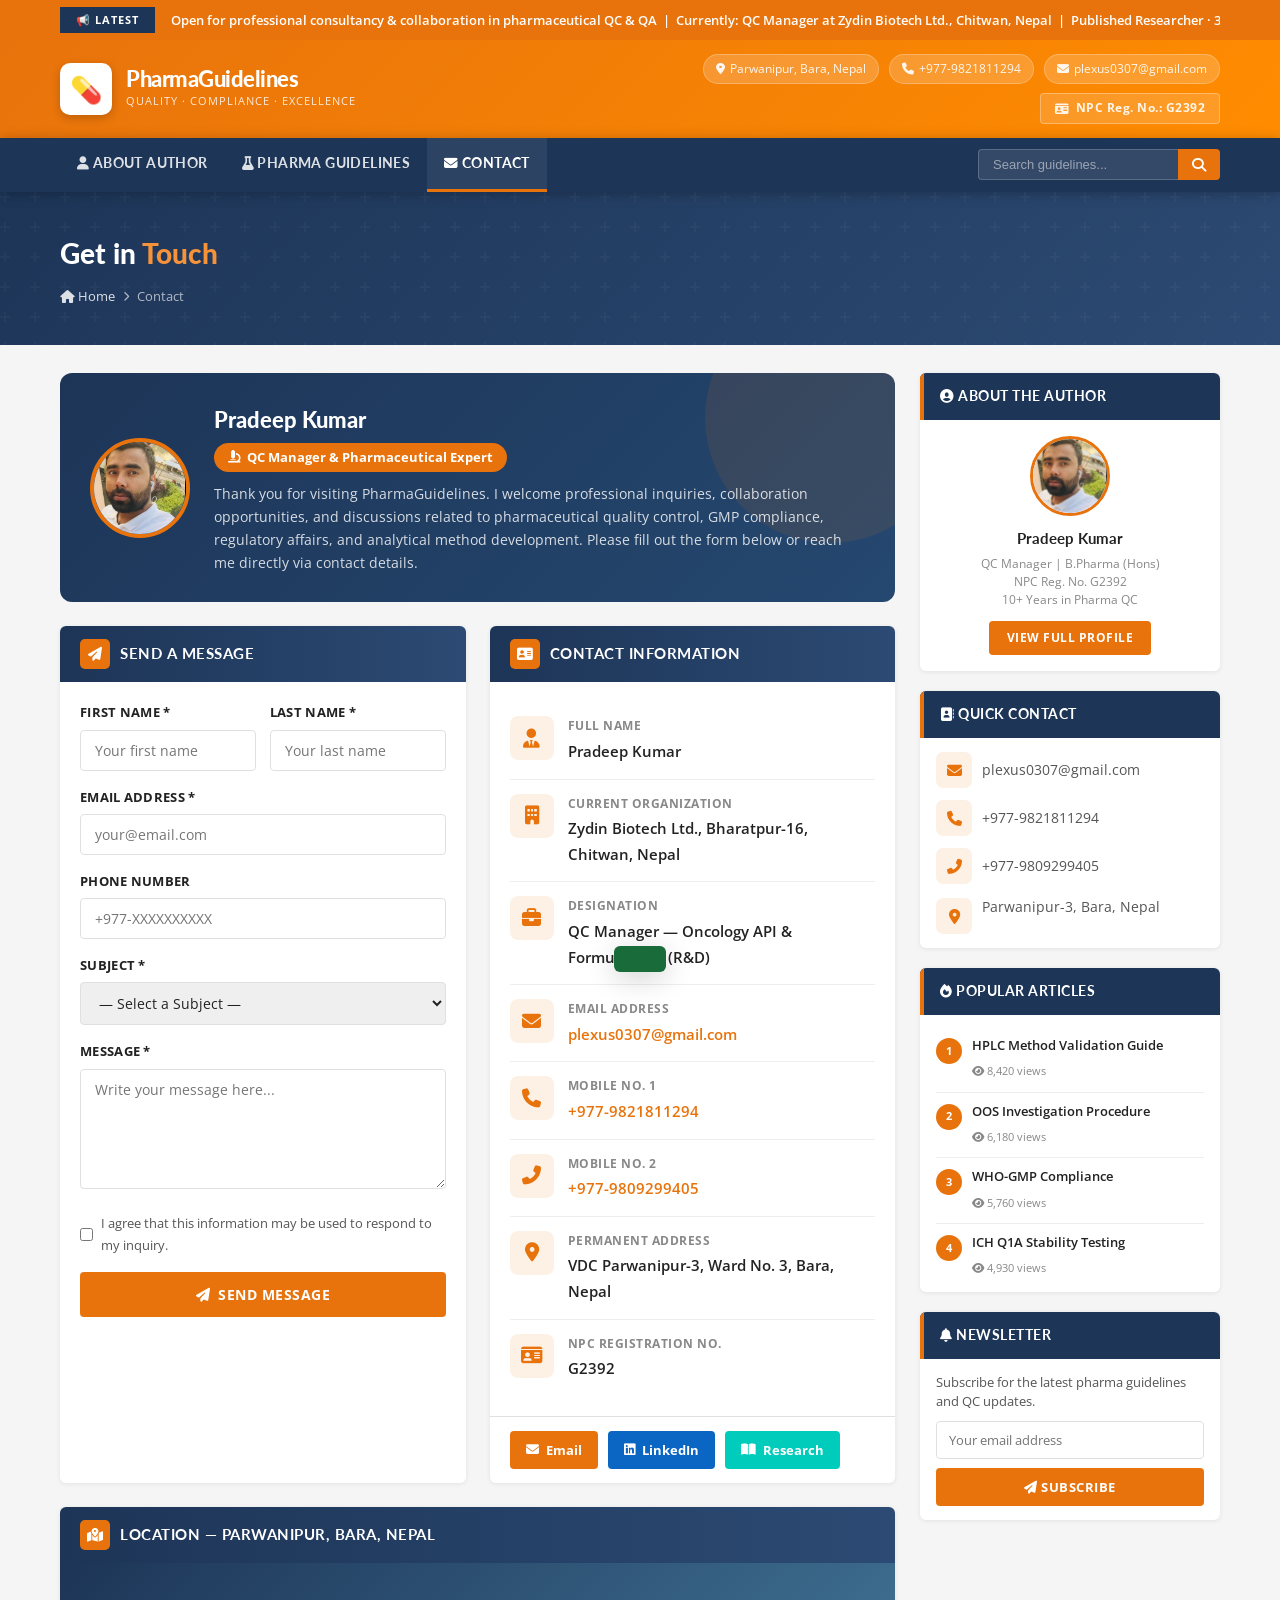
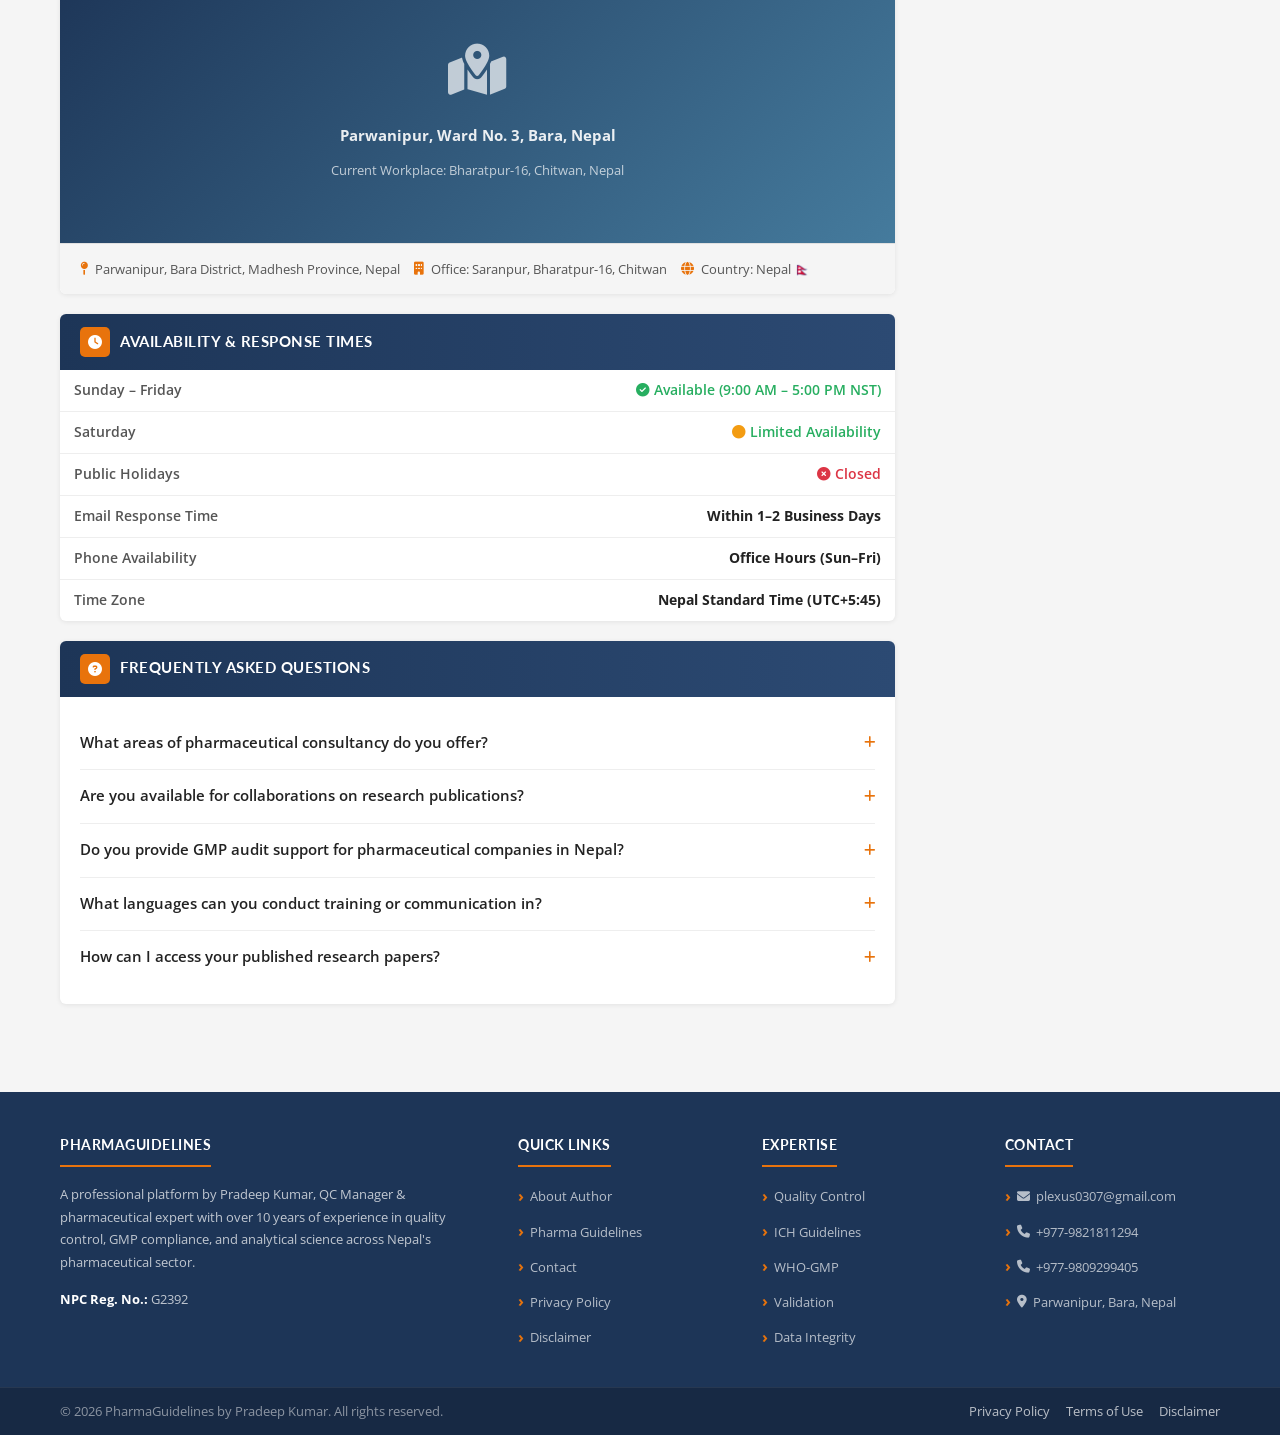
<file: contact.html>
<!DOCTYPE html>
<html lang="en">
<head>
  <meta charset="UTF-8" />
  <meta name="viewport" content="width=device-width, initial-scale=1.0" />
  <title>Contact Pradeep Kumar | QC Manager &amp; Pharmaceutical Expert | PharmaGuidelines</title>
  <meta name="description" content="Get in touch with Pradeep Kumar, QC Manager and pharmaceutical expert based in Nepal. Contact for professional inquiries, collaborations, and pharmaceutical consultancy." />
  <link rel="stylesheet" href="style.css" />
  <link rel="preconnect" href="https://fonts.googleapis.com" />
  <link rel="preconnect" href="https://fonts.gstatic.com" crossorigin />
  <link rel="stylesheet" href="https://cdnjs.cloudflare.com/ajax/libs/font-awesome/6.5.0/css/all.min.css" />
  <style>
    /* Contact page extras */
    .contact-intro-card {
      background: linear-gradient(135deg, var(--secondary) 0%, #254870 100%);
      border-radius: var(--radius-lg);
      padding: 28px 30px;
      margin-bottom: 24px;
      color: #fff;
      display: flex;
      align-items: center;
      gap: 24px;
      position: relative;
      overflow: hidden;
    }
    .contact-intro-card::after {
      content: '';
      position: absolute;
      width: 250px; height: 250px; border-radius: 50%;
      background: rgba(232,115,12,0.1);
      right: -60px; top: -80px;
    }
    .contact-intro-img {
      width: 100px; height: 100px; border-radius: 50%;
      border: 4px solid var(--primary); object-fit: cover; flex-shrink: 0;
      position: relative; z-index: 1;
    }
    .contact-intro-text { position: relative; z-index: 1; }
    .contact-intro-text h3 {
      font-family: 'Lato', sans-serif; font-size: 22px; font-weight: 900;
      color: #fff; margin-bottom: 4px;
    }
    .contact-intro-text .role-badge {
      display: inline-flex; align-items: center; gap: 6px;
      background: var(--primary); color: #fff;
      padding: 4px 14px; border-radius: 20px;
      font-size: 12.5px; font-weight: 700; margin-bottom: 10px;
    }
    .contact-intro-text p { color: rgba(255,255,255,0.82); font-size: 14px; line-height: 1.65; }

    /* Success state */
    .form-success {
      display: none; flex-direction: column; align-items: center; justify-content: center;
      padding: 40px 20px; text-align: center;
    }
    .form-success .success-icon {
      width: 64px; height: 64px; background: rgba(39,174,96,0.12);
      border: 2px solid var(--success); border-radius: 50%;
      display: flex; align-items: center; justify-content: center;
      font-size: 28px; color: var(--success); margin-bottom: 14px;
    }
    .form-success h4 { font-family: 'Lato', sans-serif; font-size: 20px; font-weight: 900; color: var(--text-dark); margin-bottom: 6px; }
    .form-success p { font-size: 14px; color: var(--text-medium); }

    /* Map embed style */
    .map-info-bar {
      display: flex; gap: 14px; flex-wrap: wrap;
      padding: 14px 20px; background: var(--light-bg); border-top: 1px solid var(--border);
    }
    .map-info-chip {
      display: flex; align-items: center; gap: 7px;
      font-size: 13px; color: var(--text-medium);
    }
    .map-info-chip i { color: var(--primary); }

    /* Working hours */
    .hours-table { width: 100%; border-collapse: collapse; }
    .hours-table tr td { padding: 9px 14px; font-size: 13.5px; border-bottom: 1px solid var(--border-light); }
    .hours-table tr:last-child td { border-bottom: none; }
    .hours-table tr td:first-child { color: var(--text-medium); font-weight: 600; }
    .hours-table tr td:last-child { text-align: right; color: var(--text-dark); font-weight: 600; }
    .hours-available { color: var(--success) !important; }
    .hours-closed { color: #dc3545 !important; }

    /* Social links */
    .social-links { display: flex; gap: 10px; flex-wrap: wrap; padding: 14px 20px; border-top: 1px solid var(--border); }
    .social-btn {
      display: flex; align-items: center; gap: 7px;
      padding: 8px 16px; border-radius: 4px;
      font-size: 13px; font-weight: 700; transition: var(--transition);
      color: #fff; text-decoration: none;
    }
    .social-btn.email { background: var(--primary); }
    .social-btn.linkedin { background: #0a66c2; }
    .social-btn.researchgate { background: #00ccbb; }
    .social-btn:hover { opacity: 0.88; transform: translateY(-1px); color: #fff; }

    /* FAQ accordion */
    .faq-item { border-bottom: 1px solid var(--border-light); }
    .faq-item:last-child { border-bottom: none; }
    .faq-q {
      display: flex; align-items: center; justify-content: space-between;
      padding: 14px 0; cursor: pointer; font-weight: 600; font-size: 14.5px;
      color: var(--text-dark); transition: var(--transition); user-select: none;
    }
    .faq-q:hover { color: var(--primary); }
    .faq-q i { font-size: 13px; color: var(--primary); transition: transform 0.28s ease; }
    .faq-q.open i { transform: rotate(45deg); }
    .faq-a {
      max-height: 0; overflow: hidden; transition: max-height 0.4s ease;
    }
    .faq-a p { padding: 0 0 14px; font-size: 13.5px; color: var(--text-medium); line-height: 1.7; }
    .faq-a.open { max-height: 300px; }
  </style>
</head>
<body>

  <!-- Ticker -->
  <div class="ticker-bar">
    <div class="ticker-inner container">
      <span class="ticker-label">📢 Latest</span>
      <div class="ticker-scroll">
        <span class="ticker-text">
          Open for professional consultancy &amp; collaboration in pharmaceutical QC &amp; QA &nbsp;|&nbsp;
          Currently: QC Manager at Zydin Biotech Ltd., Chitwan, Nepal &nbsp;|&nbsp;
          Published Researcher · 3 International Journal Publications · Impact Factor 7.4–7.5 &nbsp;|&nbsp;
          Contact: plexus0307@gmail.com | +977-9821811294
        </span>
      </div>
    </div>
  </div>

  <!-- Header Top -->
  <div class="header-top">
    <div class="container">
      <div class="logo-area">
        <div class="logo-icon">💊</div>
        <div class="logo-text">
          <h1>PharmaGuidelines</h1>
          <p>Quality · Compliance · Excellence</p>
        </div>
      </div>
      <div class="header-right">
        <div class="header-chips">
          <span class="header-chip"><i class="fas fa-map-marker-alt"></i> Parwanipur, Bara, Nepal</span>
          <span class="header-chip"><i class="fas fa-phone"></i> +977-9821811294</span>
          <span class="header-chip"><i class="fas fa-envelope"></i> plexus0307@gmail.com</span>
        </div>
        <div style="margin-top:4px;">
          <span class="npc-reg"><i class="fas fa-id-card"></i> NPC Reg. No.: G2392</span>
        </div>
      </div>
    </div>
  </div>

  <!-- Navbar -->
  <nav class="main-nav" id="main-nav">
    <div class="container nav-inner">
      <ul class="nav-menu" id="nav-menu">
        <li><a href="index.html"><i class="fas fa-user"></i> About Author</a></li>
        <li><a href="articles.html"><i class="fas fa-flask"></i> Pharma Guidelines</a></li>
        <li class="active"><a href="contact.html"><i class="fas fa-envelope"></i> Contact</a></li>
      </ul>
      <div style="display:flex;align-items:center;gap:8px;">
        <div class="nav-search">
          <input type="text" id="search-input" placeholder="Search guidelines..." aria-label="Search" />
          <button id="search-btn" aria-label="Search"><i class="fas fa-search"></i></button>
        </div>
        <button class="hamburger" id="hamburger" aria-label="Toggle menu">
          <span></span><span></span><span></span>
        </button>
      </div>
    </div>
  </nav>

  <!-- Page Banner -->
  <div class="page-banner">
    <div class="container">
      <h2>Get in <span>Touch</span></h2>
      <div class="breadcrumb">
        <a href="index.html"><i class="fas fa-home"></i> Home</a>
        <i class="fas fa-chevron-right" style="font-size:10px;"></i>
        <span>Contact</span>
      </div>
    </div>
  </div>

  <!-- Main Content -->
  <div class="container">
    <div class="main-layout">

      <!-- Content Area -->
      <main class="content-area">

        <!-- Intro card -->
        <div class="contact-intro-card fade-in">
          <img src="image of pradeep kumar.png" alt="Pradeep Kumar" class="contact-intro-img" />
          <div class="contact-intro-text">
            <h3>Pradeep Kumar</h3>
            <div class="role-badge"><i class="fas fa-microscope"></i> QC Manager &amp; Pharmaceutical Expert</div>
            <p>
              Thank you for visiting PharmaGuidelines. I welcome professional inquiries, collaboration opportunities, and discussions related to pharmaceutical quality control, GMP compliance, regulatory affairs, and analytical method development. Please fill out the form below or reach me directly via contact details.
            </p>
          </div>
        </div>

        <!-- Contact Form + Info Grid -->
        <div class="contact-grid fade-in">

          <!-- Contact Form -->
          <div class="card" style="margin-bottom:0;">
            <div class="card-header">
              <div class="card-header-icon"><i class="fas fa-paper-plane"></i></div>
              <h3>Send a Message</h3>
            </div>
            <div class="card-body" id="form-area">
              <form id="contact-form" novalidate>
                <div class="form-row">
                  <div class="form-group">
                    <label for="fname">First Name *</label>
                    <input type="text" id="fname" placeholder="Your first name" required />
                  </div>
                  <div class="form-group">
                    <label for="lname">Last Name *</label>
                    <input type="text" id="lname" placeholder="Your last name" required />
                  </div>
                </div>
                <div class="form-group">
                  <label for="email">Email Address *</label>
                  <input type="email" id="email" placeholder="your@email.com" required />
                </div>
                <div class="form-group">
                  <label for="phone">Phone Number</label>
                  <input type="tel" id="phone" placeholder="+977-XXXXXXXXXX" />
                </div>
                <div class="form-group">
                  <label for="subject">Subject *</label>
                  <select id="subject" required>
                    <option value="">— Select a Subject —</option>
                    <option value="qc">Quality Control Inquiry</option>
                    <option value="gmp">GMP / Regulatory Compliance</option>
                    <option value="validation">Analytical Method Validation</option>
                    <option value="publication">Research Collaboration</option>
                    <option value="training">Training &amp; Consultancy</option>
                    <option value="job">Professional Opportunity</option>
                    <option value="other">Other Inquiry</option>
                  </select>
                </div>
                <div class="form-group">
                  <label for="message">Message *</label>
                  <textarea id="message" placeholder="Write your message here..." required></textarea>
                </div>
                <div class="form-group" style="display:flex;align-items:center;gap:8px;">
                  <input type="checkbox" id="consent" style="width:auto;margin:0;" />
                  <label for="consent" style="text-transform:none;letter-spacing:0;font-weight:400;font-size:13px;color:var(--text-medium);margin:0;">
                    I agree that this information may be used to respond to my inquiry.
                  </label>
                </div>
                <button type="submit" class="submit-btn" id="submit-btn">
                  <i class="fas fa-paper-plane"></i> Send Message
                </button>
              </form>
            </div>
            <!-- Success state -->
            <div class="form-success" id="form-success">
              <div class="success-icon"><i class="fas fa-check"></i></div>
              <h4>Message Sent!</h4>
              <p>Thank you for reaching out. Pradeep Kumar will get back to you soon, typically within 1–2 business days.</p>
            </div>
          </div>

          <!-- Contact Info -->
          <div class="card" style="margin-bottom:0;">
            <div class="card-header">
              <div class="card-header-icon"><i class="fas fa-address-card"></i></div>
              <h3>Contact Information</h3>
            </div>
            <div class="card-body">
              <div class="contact-info-item">
                <div class="contact-icon"><i class="fas fa-user-tie"></i></div>
                <div class="contact-text">
                  <strong>Full Name</strong>
                  <span>Pradeep Kumar</span>
                </div>
              </div>
              <div class="contact-info-item">
                <div class="contact-icon"><i class="fas fa-building"></i></div>
                <div class="contact-text">
                  <strong>Current Organization</strong>
                  <span>Zydin Biotech Ltd., Bharatpur-16, Chitwan, Nepal</span>
                </div>
              </div>
              <div class="contact-info-item">
                <div class="contact-icon"><i class="fas fa-briefcase"></i></div>
                <div class="contact-text">
                  <strong>Designation</strong>
                  <span>QC Manager — Oncology API &amp; Formulations (R&amp;D)</span>
                </div>
              </div>
              <div class="contact-info-item">
                <div class="contact-icon"><i class="fas fa-envelope"></i></div>
                <div class="contact-text">
                  <strong>Email Address</strong>
                  <a href="mailto:plexus0307@gmail.com">plexus0307@gmail.com</a>
                </div>
              </div>
              <div class="contact-info-item">
                <div class="contact-icon"><i class="fas fa-phone"></i></div>
                <div class="contact-text">
                  <strong>Mobile No. 1</strong>
                  <a href="tel:+9779821811294">+977-9821811294</a>
                </div>
              </div>
              <div class="contact-info-item">
                <div class="contact-icon"><i class="fas fa-phone-alt"></i></div>
                <div class="contact-text">
                  <strong>Mobile No. 2</strong>
                  <a href="tel:+9779809299405">+977-9809299405</a>
                </div>
              </div>
              <div class="contact-info-item">
                <div class="contact-icon"><i class="fas fa-map-marker-alt"></i></div>
                <div class="contact-text">
                  <strong>Permanent Address</strong>
                  <span>VDC Parwanipur-3, Ward No. 3, Bara, Nepal</span>
                </div>
              </div>
              <div class="contact-info-item">
                <div class="contact-icon"><i class="fas fa-id-card"></i></div>
                <div class="contact-text">
                  <strong>NPC Registration No.</strong>
                  <span>G2392</span>
                </div>
              </div>
            </div>

            <!-- Social links -->
            <div class="social-links">
              <a href="mailto:plexus0307@gmail.com" class="social-btn email"><i class="fas fa-envelope"></i> Email</a>
              <a href="#" class="social-btn linkedin"><i class="fab fa-linkedin"></i> LinkedIn</a>
              <a href="https://doi.org/10.5281/zenodo.10281509" target="_blank" rel="noopener" class="social-btn researchgate"><i class="fas fa-book-open"></i> Research</a>
            </div>
          </div>
        </div>

        <!-- Location / Map -->
        <div class="card map-wrap fade-in">
          <div class="card-header">
            <div class="card-header-icon"><i class="fas fa-map-marked-alt"></i></div>
            <h3>Location — Parwanipur, Bara, Nepal</h3>
          </div>
          <div class="map-ph">
            <div class="map-ph-icon"><i class="fas fa-map-marked-alt"></i></div>
            <p>Parwanipur, Ward No. 3, Bara, Nepal</p>
            <small>Current Workplace: Bharatpur-16, Chitwan, Nepal</small>
          </div>
          <div class="map-info-bar">
            <span class="map-info-chip"><i class="fas fa-map-pin"></i> Parwanipur, Bara District, Madhesh Province, Nepal</span>
            <span class="map-info-chip"><i class="fas fa-building"></i> Office: Saranpur, Bharatpur-16, Chitwan</span>
            <span class="map-info-chip"><i class="fas fa-globe"></i> Country: Nepal 🇳🇵</span>
          </div>
        </div>

        <!-- Working Hours -->
        <div class="card fade-in">
          <div class="card-header">
            <div class="card-header-icon"><i class="fas fa-clock"></i></div>
            <h3>Availability &amp; Response Times</h3>
          </div>
          <div class="card-body" style="padding:0;">
            <table class="hours-table">
              <tr>
                <td>Sunday – Friday</td>
                <td class="hours-available"><i class="fas fa-check-circle"></i> Available (9:00 AM – 5:00 PM NST)</td>
              </tr>
              <tr>
                <td>Saturday</td>
                <td class="hours-available"><i class="fas fa-circle" style="color:#f39c12;"></i> Limited Availability</td>
              </tr>
              <tr>
                <td>Public Holidays</td>
                <td class="hours-closed"><i class="fas fa-times-circle"></i> Closed</td>
              </tr>
              <tr>
                <td>Email Response Time</td>
                <td><strong>Within 1–2 Business Days</strong></td>
              </tr>
              <tr>
                <td>Phone Availability</td>
                <td><strong>Office Hours (Sun–Fri)</strong></td>
              </tr>
              <tr>
                <td>Time Zone</td>
                <td><strong>Nepal Standard Time (UTC+5:45)</strong></td>
              </tr>
            </table>
          </div>
        </div>

        <!-- FAQ -->
        <div class="card fade-in">
          <div class="card-header">
            <div class="card-header-icon"><i class="fas fa-question-circle"></i></div>
            <h3>Frequently Asked Questions</h3>
          </div>
          <div class="card-body">

            <div class="faq-item">
              <div class="faq-q" onclick="toggleFaq(this)">
                What areas of pharmaceutical consultancy do you offer?
                <i class="fas fa-plus"></i>
              </div>
              <div class="faq-a">
                <p>I offer professional guidance in Quality Control laboratory management, GMP compliance, analytical method validation (HPLC, UV, GC, AAS, FTIR), OOS/OOT investigation, CAPA implementation, data integrity (ALCOA+), WHO-GMP and ICH guideline implementation, and stability study planning. I also provide in-house training support for QC personnel.</p>
              </div>
            </div>

            <div class="faq-item">
              <div class="faq-q" onclick="toggleFaq(this)">
                Are you available for collaborations on research publications?
                <i class="fas fa-plus"></i>
              </div>
              <div class="faq-a">
                <p>Yes, I welcome research collaboration opportunities in pharmaceutical sciences, quality control, pharmacology, and related fields. I have authored 3 publications in international peer-reviewed journals with impact factors of 7.4–7.5. Please email me with your research proposal and we can discuss the scope of collaboration.</p>
              </div>
            </div>

            <div class="faq-item">
              <div class="faq-q" onclick="toggleFaq(this)">
                Do you provide GMP audit support for pharmaceutical companies in Nepal?
                <i class="fas fa-plus"></i>
              </div>
              <div class="faq-a">
                <p>With over 10 years of experience in GMP-compliant environments and thorough knowledge of WHO-GMP, DDA Nepal regulations, ASEAN GMP, and USFDA guidelines, I can provide professional support for GMP audit preparation, documentation review, and compliance gap analysis. Please contact me to discuss your specific requirements.</p>
              </div>
            </div>

            <div class="faq-item">
              <div class="faq-q" onclick="toggleFaq(this)">
                What languages can you conduct training or communication in?
                <i class="fas fa-plus"></i>
              </div>
              <div class="faq-a">
                <p>I am fluent in English, Nepali, Hindi, Bengali, and Bhojpuri — both written and spoken. I can conduct training sessions and professional communications in any of these languages, making me accessible to pharmaceutical professionals across Nepal, India, and Bangladesh.</p>
              </div>
            </div>

            <div class="faq-item">
              <div class="faq-q" onclick="toggleFaq(this)">
                How can I access your published research papers?
                <i class="fas fa-plus"></i>
              </div>
              <div class="faq-a">
                <p>My published papers are indexed in the International Journal of Pharmaceutical Research and Applications and International Journal in Pharmaceutical Sciences. You can access them via the DOI links provided on the About Author page, or contact me directly and I will share available copies as permissible under the journal's open access policy.</p>
              </div>
            </div>

          </div>
        </div>

      </main>

      <!-- Sidebar -->
      <aside class="sidebar">

        <!-- Author Bio -->
        <div class="widget">
          <div class="widget-title"><i class="fas fa-user-circle"></i> About the Author</div>
          <div class="sidebar-author">
            <img src="image of pradeep kumar.png" alt="Pradeep Kumar" class="sidebar-avatar" />
            <h4>Pradeep Kumar</h4>
            <p>QC Manager | B.Pharma (Hons)<br/>NPC Reg. No. G2392<br/>10+ Years in Pharma QC</p>
            <a href="index.html" class="profile-btn">View Full Profile</a>
          </div>
        </div>

        <!-- Quick Contact -->
        <div class="widget">
          <div class="widget-title"><i class="fas fa-address-book"></i> Quick Contact</div>
          <div class="widget-body" style="padding:14px 16px;">
            <div style="display:flex;flex-direction:column;gap:12px;">
              <a href="mailto:plexus0307@gmail.com" style="display:flex;align-items:center;gap:10px;color:var(--text-medium);font-size:13.5px;transition:var(--transition);" onmouseover="this.style.color='var(--primary)'" onmouseout="this.style.color='var(--text-medium)'">
                <div style="width:36px;height:36px;background:rgba(232,115,12,0.1);border-radius:7px;display:flex;align-items:center;justify-content:center;color:var(--primary);font-size:15px;flex-shrink:0;">
                  <i class="fas fa-envelope"></i>
                </div>
                <span>plexus0307@gmail.com</span>
              </a>
              <a href="tel:+9779821811294" style="display:flex;align-items:center;gap:10px;color:var(--text-medium);font-size:13.5px;transition:var(--transition);" onmouseover="this.style.color='var(--primary)'" onmouseout="this.style.color='var(--text-medium)'">
                <div style="width:36px;height:36px;background:rgba(232,115,12,0.1);border-radius:7px;display:flex;align-items:center;justify-content:center;color:var(--primary);font-size:15px;flex-shrink:0;">
                  <i class="fas fa-phone"></i>
                </div>
                <span>+977-9821811294</span>
              </a>
              <a href="tel:+9779809299405" style="display:flex;align-items:center;gap:10px;color:var(--text-medium);font-size:13.5px;transition:var(--transition);" onmouseover="this.style.color='var(--primary)'" onmouseout="this.style.color='var(--text-medium)'">
                <div style="width:36px;height:36px;background:rgba(232,115,12,0.1);border-radius:7px;display:flex;align-items:center;justify-content:center;color:var(--primary);font-size:15px;flex-shrink:0;">
                  <i class="fas fa-phone-alt"></i>
                </div>
                <span>+977-9809299405</span>
              </a>
              <div style="display:flex;align-items:flex-start;gap:10px;color:var(--text-medium);font-size:13.5px;">
                <div style="width:36px;height:36px;background:rgba(232,115,12,0.1);border-radius:7px;display:flex;align-items:center;justify-content:center;color:var(--primary);font-size:15px;flex-shrink:0;margin-top:2px;">
                  <i class="fas fa-map-marker-alt"></i>
                </div>
                <span>Parwanipur-3, Bara, Nepal</span>
              </div>
            </div>
          </div>
        </div>

        <!-- Popular Articles -->
        <div class="widget">
          <div class="widget-title"><i class="fas fa-fire"></i> Popular Articles</div>
          <div class="widget-body" style="padding:12px 16px;">
            <div class="pop-post">
              <span class="pop-num">1</span>
              <div class="pop-info">
                <h5><a href="articles.html">HPLC Method Validation Guide</a></h5>
                <span><i class="fas fa-eye"></i> 8,420 views</span>
              </div>
            </div>
            <div class="pop-post">
              <span class="pop-num">2</span>
              <div class="pop-info">
                <h5><a href="articles.html">OOS Investigation Procedure</a></h5>
                <span><i class="fas fa-eye"></i> 6,180 views</span>
              </div>
            </div>
            <div class="pop-post">
              <span class="pop-num">3</span>
              <div class="pop-info">
                <h5><a href="articles.html">WHO-GMP Compliance</a></h5>
                <span><i class="fas fa-eye"></i> 5,760 views</span>
              </div>
            </div>
            <div class="pop-post">
              <span class="pop-num">4</span>
              <div class="pop-info">
                <h5><a href="articles.html">ICH Q1A Stability Testing</a></h5>
                <span><i class="fas fa-eye"></i> 4,930 views</span>
              </div>
            </div>
          </div>
        </div>

        <!-- Subscribe -->
        <div class="widget">
          <div class="widget-title"><i class="fas fa-bell"></i> Newsletter</div>
          <div class="widget-body">
            <div class="sub-form">
              <p>Subscribe for the latest pharma guidelines and QC updates.</p>
              <input type="email" id="sub-email" placeholder="Your email address" aria-label="Email" />
              <button class="sub-btn" onclick="handleSubscribe()"><i class="fas fa-paper-plane"></i> Subscribe</button>
            </div>
          </div>
        </div>

      </aside>
    </div>
  </div>

  <!-- Footer -->
  <footer class="site-footer">
    <div class="footer-main">
      <div class="container">
        <div class="footer-grid">
          <div class="footer-col">
            <h4>PharmaGuidelines</h4>
            <p>A professional platform by Pradeep Kumar, QC Manager &amp; pharmaceutical expert with over 10 years of experience in quality control, GMP compliance, and analytical science across Nepal's pharmaceutical sector.</p>
            <p><strong style="color:#fff;">NPC Reg. No.:</strong> G2392</p>
          </div>
          <div class="footer-col">
            <h4>Quick Links</h4>
            <ul class="footer-links">
              <li><a href="index.html">About Author</a></li>
              <li><a href="articles.html">Pharma Guidelines</a></li>
              <li><a href="contact.html">Contact</a></li>
              <li><a href="#">Privacy Policy</a></li>
              <li><a href="#">Disclaimer</a></li>
            </ul>
          </div>
          <div class="footer-col">
            <h4>Expertise</h4>
            <ul class="footer-links">
              <li><a href="articles.html">Quality Control</a></li>
              <li><a href="articles.html">ICH Guidelines</a></li>
              <li><a href="articles.html">WHO-GMP</a></li>
              <li><a href="articles.html">Validation</a></li>
              <li><a href="articles.html">Data Integrity</a></li>
            </ul>
          </div>
          <div class="footer-col">
            <h4>Contact</h4>
            <ul class="footer-links">
              <li><a href="mailto:plexus0307@gmail.com"><i class="fas fa-envelope"></i> plexus0307@gmail.com</a></li>
              <li><a href="tel:+9779821811294"><i class="fas fa-phone"></i> +977-9821811294</a></li>
              <li><a href="tel:+9779809299405"><i class="fas fa-phone"></i> +977-9809299405</a></li>
              <li><a href="#"><i class="fas fa-map-marker-alt"></i> Parwanipur, Bara, Nepal</a></li>
            </ul>
          </div>
        </div>
      </div>
    </div>
    <div class="footer-bottom">
      <div class="container footer-bottom-inner">
        <span>&copy; 2026 PharmaGuidelines by Pradeep Kumar. All rights reserved.</span>
        <div class="footer-bottom-links">
          <a href="#">Privacy Policy</a>
          <a href="#">Terms of Use</a>
          <a href="#">Disclaimer</a>
        </div>
      </div>
    </div>
  </footer>

  <!-- Scroll to Top -->
  <button class="scroll-top" id="scroll-top" aria-label="Scroll to top" onclick="window.scrollTo({top:0,behavior:'smooth'})">
    <i class="fas fa-chevron-up"></i>
  </button>

  <!-- Toast -->
  <div class="toast" id="toast"></div>

  <script>
    // Hamburger
    const hamburger = document.getElementById('hamburger');
    const navMenu = document.getElementById('nav-menu');
    hamburger.addEventListener('click', () => navMenu.classList.toggle('open'));

    // Scroll to top
    const scrollTop = document.getElementById('scroll-top');
    window.addEventListener('scroll', () => {
      scrollTop.classList.toggle('visible', window.scrollY > 300);
    });

    // Contact form submit
    document.getElementById('contact-form').addEventListener('submit', function(e) {
      e.preventDefault();
      const fname = document.getElementById('fname').value.trim();
      const lname = document.getElementById('lname').value.trim();
      const email = document.getElementById('email').value.trim();
      const subject = document.getElementById('subject').value;
      const message = document.getElementById('message').value.trim();
      const consent = document.getElementById('consent').checked;

      if (!fname || !lname) { showToast('⚠️ Please enter your full name.', false); return; }
      if (!email || !email.includes('@')) { showToast('⚠️ Please enter a valid email address.', false); return; }
      if (!subject) { showToast('⚠️ Please select a subject.', false); return; }
      if (!message) { showToast('⚠️ Please enter your message.', false); return; }
      if (!consent) { showToast('⚠️ Please agree to the terms to proceed.', false); return; }

      const btn = document.getElementById('submit-btn');
      btn.innerHTML = '<i class="fas fa-spinner fa-spin"></i> Sending...';
      btn.disabled = true;

      setTimeout(() => {
        document.getElementById('form-area').style.display = 'none';
        const success = document.getElementById('form-success');
        success.style.display = 'flex';
        showToast('✅ Message sent! Thank you for reaching out.', true);
      }, 1800);
    });

    // Subscribe
    function handleSubscribe() {
      const email = document.getElementById('sub-email').value.trim();
      if (!email || !email.includes('@')) {
        showToast('⚠️ Please enter a valid email address.', false);
        return;
      }
      showToast('✅ Subscribed successfully! Thank you.', true);
      document.getElementById('sub-email').value = '';
    }

    // Toast
    function showToast(msg, success = true) {
      const toast = document.getElementById('toast');
      toast.textContent = msg;
      toast.className = 'toast' + (success ? ' success' : '') + ' show';
      setTimeout(() => toast.classList.remove('show'), 3500);
    }

    // FAQ accordion
    function toggleFaq(el) {
      const answer = el.nextElementSibling;
      const isOpen = el.classList.contains('open');
      document.querySelectorAll('.faq-q.open').forEach(q => {
        q.classList.remove('open');
        q.nextElementSibling.classList.remove('open');
      });
      if (!isOpen) {
        el.classList.add('open');
        answer.classList.add('open');
      }
    }

    // Animate cards
    const observer = new IntersectionObserver((entries) => {
      entries.forEach(e => {
        if (e.isIntersecting) {
          e.target.style.opacity = 1;
          e.target.style.transform = 'translateY(0)';
        }
      });
    }, { threshold: 0.06 });
    document.querySelectorAll('.card, .contact-intro-card').forEach(card => {
      card.style.opacity = 0;
      card.style.transform = 'translateY(18px)';
      card.style.transition = 'opacity 0.5s ease, transform 0.5s ease, box-shadow 0.28s ease';
      observer.observe(card);
    });

    // Search
    document.getElementById('search-btn').addEventListener('click', () => {
      const q = document.getElementById('search-input').value.trim();
      if (q) window.location.href = `articles.html?q=${encodeURIComponent(q)}`;
    });
    document.getElementById('search-input').addEventListener('keydown', (e) => {
      if (e.key === 'Enter') document.getElementById('search-btn').click();
    });
  </script>
</body>
</html>
</file>
<file: style.css>
@import url('https://fonts.googleapis.com/css2?family=Lato:ital,wght@0,300;0,400;0,700;0,900;1,400&family=Open+Sans:wght@300;400;600;700&display=swap');

:root {
  --primary: #e8730c;
  --primary-dark: #c45e08;
  --primary-light: #f5923a;
  --secondary: #1d3557;
  --secondary-light: #2c4a73;
  --accent: #457b9d;
  --success: #27ae60;
  --light-bg: #f5f5f5;
  --white: #ffffff;
  --text-dark: #222222;
  --text-medium: #555555;
  --text-light: #888888;
  --border: #e0e0e0;
  --border-light: #eeeeee;
  --shadow-sm: 0 1px 5px rgba(0,0,0,0.08);
  --shadow: 0 3px 14px rgba(0,0,0,0.12);
  --shadow-lg: 0 6px 28px rgba(0,0,0,0.18);
  --radius: 6px;
  --radius-lg: 12px;
  --transition: all 0.28s ease;
}

*, *::before, *::after { margin: 0; padding: 0; box-sizing: border-box; }
html { scroll-behavior: smooth; }

body {
  font-family: 'Open Sans', sans-serif;
  background: var(--light-bg);
  color: var(--text-dark);
  line-height: 1.7;
  font-size: 15px;
}

a { color: var(--primary); text-decoration: none; transition: var(--transition); }
a:hover { color: var(--primary-dark); }
img { max-width: 100%; height: auto; display: block; }
ul { list-style: none; }

.container {
  max-width: 1200px;
  margin: 0 auto;
  padding: 0 20px;
}

/* ===== TICKER BAR ===== */
.ticker-bar {
  background: var(--primary);
  padding: 7px 0;
  overflow: hidden;
  white-space: nowrap;
}
.ticker-inner { display: flex; align-items: center; }
.ticker-label {
  background: var(--secondary);
  color: #fff;
  font-size: 11px; font-weight: 700; text-transform: uppercase; letter-spacing: 1px;
  padding: 0 16px; height: 26px; display: flex; align-items: center; flex-shrink: 0;
}
.ticker-scroll { overflow: hidden; flex: 1; padding: 0 16px; }
.ticker-text {
  display: inline-block;
  animation: ticker 35s linear infinite;
  color: #fff; font-size: 12.5px; font-weight: 600;
  white-space: nowrap;
}
@keyframes ticker {
  0%   { transform: translateX(100vw); }
  100% { transform: translateX(-100%); }
}

/* ===== HEADER TOP ===== */
.header-top {
  background: linear-gradient(135deg, var(--primary) 0%, #ff8c00 100%);
  padding: 14px 0;
}
.header-top .container {
  display: flex; align-items: center; justify-content: space-between;
}
.logo-area { display: flex; align-items: center; gap: 14px; }
.logo-icon {
  width: 52px; height: 52px; background: #fff; border-radius: 10px;
  display: flex; align-items: center; justify-content: center;
  font-size: 26px; box-shadow: 0 3px 10px rgba(0,0,0,0.2); flex-shrink: 0;
}
.logo-text h1 {
  font-family: 'Lato', sans-serif; font-size: 22px; font-weight: 900;
  color: #fff; letter-spacing: -0.5px; line-height: 1.1;
}
.logo-text p { font-size: 11px; color: rgba(255,255,255,0.85); text-transform: uppercase; letter-spacing: 1px; }
.header-right { display: flex; flex-direction: column; align-items: flex-end; gap: 5px; }
.header-chips { display: flex; gap: 10px; flex-wrap: wrap; justify-content: flex-end; }
.header-chip {
  display: flex; align-items: center; gap: 5px;
  background: rgba(255,255,255,0.18); border: 1px solid rgba(255,255,255,0.25);
  color: rgba(255,255,255,0.92); font-size: 12px; padding: 4px 12px; border-radius: 20px;
}

/* ===== NAVBAR ===== */
.main-nav {
  background: var(--secondary);
  position: sticky; top: 0; z-index: 1000;
  box-shadow: 0 2px 12px rgba(0,0,0,0.25);
}
.nav-inner {
  display: flex; align-items: center; justify-content: space-between;
}
.nav-menu { display: flex; }
.nav-menu li a {
  display: block; color: rgba(255,255,255,0.85);
  font-family: 'Lato', sans-serif; font-size: 13.5px; font-weight: 700;
  text-transform: uppercase; letter-spacing: 0.4px;
  padding: 14px 17px; border-bottom: 3px solid transparent;
  transition: var(--transition);
}
.nav-menu li a:hover,
.nav-menu li.active a {
  color: #fff; border-bottom-color: var(--primary);
  background: rgba(255,255,255,0.07);
}
.nav-search { display: flex; }
.nav-search input {
  background: rgba(255,255,255,0.1); border: 1px solid rgba(255,255,255,0.2);
  border-right: none; border-radius: 4px 0 0 4px; color: #fff;
  padding: 7px 14px; font-size: 13px; outline: none; width: 200px;
  transition: var(--transition);
}
.nav-search input::placeholder { color: rgba(255,255,255,0.5); }
.nav-search input:focus { background: rgba(255,255,255,0.15); border-color: var(--primary); width: 230px; }
.nav-search button {
  background: var(--primary); border: none; border-radius: 0 4px 4px 0;
  color: #fff; padding: 7px 14px; cursor: pointer; font-size: 14px; transition: var(--transition);
}
.nav-search button:hover { background: var(--primary-dark); }
.hamburger { display: none; flex-direction: column; gap: 5px; cursor: pointer; padding: 10px; }
.hamburger span { display: block; width: 24px; height: 2px; background: #fff; border-radius: 2px; transition: var(--transition); }

/* ===== PAGE BANNER ===== */
.page-banner {
  background: linear-gradient(135deg, var(--secondary) 0%, var(--secondary-light) 100%);
  padding: 38px 0; position: relative; overflow: hidden;
}
.page-banner::before {
  content: '';
  position: absolute; inset: 0;
  background-image: url("data:image/svg+xml,%3Csvg width='60' height='60' viewBox='0 0 60 60' xmlns='http://www.w3.org/2000/svg'%3E%3Cg fill='%23fff' fill-opacity='0.03'%3E%3Cpath d='M36 34v-4h-2v4h-4v2h4v4h2v-4h4v-2h-4zm0-30V0h-2v4h-4v2h4v4h2V6h4V4h-4zM6 34v-4H4v4H0v2h4v4h2v-4h4v-2H6zM6 4V0H4v4H0v2h4v4h2V6h4V4H6z'/%3E%3C/g%3E%3C/svg%3E");
}
.page-banner h2 {
  font-family: 'Lato', sans-serif; font-size: 28px; font-weight: 900;
  color: #fff; position: relative; margin-bottom: 8px;
}
.page-banner h2 span { color: var(--primary-light); }
.breadcrumb {
  display: flex; align-items: center; gap: 8px;
  font-size: 13px; color: rgba(255,255,255,0.65); position: relative;
}
.breadcrumb a { color: rgba(255,255,255,0.85); }
.breadcrumb a:hover { color: var(--primary-light); }

/* ===== MAIN LAYOUT ===== */
.main-layout {
  display: grid; grid-template-columns: 1fr 300px;
  gap: 25px; padding: 28px 0; align-items: start;
}
.content-area { min-width: 0; }

/* ===== CARD ===== */
.card {
  background: #fff; border-radius: var(--radius); box-shadow: var(--shadow-sm);
  overflow: hidden; margin-bottom: 20px; transition: var(--transition);
}
.card:hover { box-shadow: var(--shadow); transform: translateY(-1px); }
.card-header {
  background: linear-gradient(90deg, var(--secondary) 0%, var(--secondary-light) 100%);
  padding: 13px 20px; display: flex; align-items: center; gap: 10px;
}
.card-header h3 {
  font-family: 'Lato', sans-serif; font-size: 14.5px; font-weight: 700;
  color: #fff; text-transform: uppercase; letter-spacing: 0.5px;
}
.card-header-icon {
  width: 30px; height: 30px; background: var(--primary); border-radius: 5px;
  display: flex; align-items: center; justify-content: center; color: #fff; font-size: 14px; flex-shrink: 0;
}
.card-body { padding: 20px; }

/* ===== SIDEBAR ===== */
.sidebar { display: flex; flex-direction: column; gap: 20px; }
.widget {
  background: #fff; border-radius: var(--radius); box-shadow: var(--shadow-sm); overflow: hidden;
}
.widget-title {
  background: var(--secondary); color: #fff;
  font-family: 'Lato', sans-serif; font-size: 13.5px; font-weight: 700;
  text-transform: uppercase; letter-spacing: 0.5px;
  padding: 12px 16px; border-left: 4px solid var(--primary);
}
.widget-body { padding: 14px 16px; }

.cat-list { list-style: none; }
.cat-list li { border-bottom: 1px solid var(--border-light); }
.cat-list li:last-child { border-bottom: none; }
.cat-list li a {
  display: flex; align-items: center; justify-content: space-between;
  padding: 9px 4px; color: var(--text-medium); font-size: 13.5px; transition: var(--transition);
}
.cat-list li a:hover { color: var(--primary); padding-left: 8px; }
.cat-count {
  background: var(--light-bg); border-radius: 10px; padding: 1px 9px;
  font-size: 11px; color: var(--text-light);
}

.pop-post { display: flex; gap: 10px; padding: 9px 0; border-bottom: 1px solid var(--border-light); }
.pop-post:last-child { border-bottom: none; padding-bottom: 0; }
.pop-num {
  width: 26px; height: 26px; background: var(--primary); border-radius: 50%;
  color: #fff; font-size: 11px; font-weight: 700; display: flex; align-items: center; justify-content: center; flex-shrink: 0; margin-top: 2px;
}
.pop-info h5 { font-size: 13px; font-weight: 600; line-height: 1.4; margin-bottom: 3px; }
.pop-info h5 a { color: var(--text-dark); }
.pop-info h5 a:hover { color: var(--primary); }
.pop-info span { font-size: 11px; color: var(--text-light); }

.sub-form { display: flex; flex-direction: column; gap: 9px; }
.sub-form p { font-size: 13px; color: var(--text-medium); line-height: 1.5; }
.sub-form input {
  width: 100%; padding: 9px 12px; border: 1px solid var(--border);
  border-radius: 4px; font-size: 13px; outline: none; font-family: inherit; transition: var(--transition);
}
.sub-form input:focus { border-color: var(--primary); }
.sub-btn {
  width: 100%; padding: 10px; background: var(--primary); color: #fff;
  border: none; border-radius: 4px; font-size: 13px; font-weight: 700; cursor: pointer;
  transition: var(--transition); text-transform: uppercase; letter-spacing: 0.5px; font-family: inherit;
}
.sub-btn:hover { background: var(--primary-dark); }

/* Sidebar Author Bio */
.sidebar-author { text-align: center; padding: 16px; }
.sidebar-avatar {
  width: 80px; height: 80px; border-radius: 50%; border: 3px solid var(--primary);
  object-fit: cover; margin: 0 auto 10px; display: block;
}
.sidebar-author h4 { font-family: 'Lato', sans-serif; font-size: 15px; font-weight: 700; color: var(--text-dark); margin-bottom: 3px; }
.sidebar-author p { font-size: 12px; color: var(--text-light); margin-bottom: 12px; line-height: 1.5; }
.profile-btn {
  display: inline-block; background: var(--primary); color: #fff;
  padding: 7px 18px; border-radius: 4px; font-size: 12px; font-weight: 700;
  text-transform: uppercase; letter-spacing: 0.5px; transition: var(--transition);
}
.profile-btn:hover { background: var(--secondary); color: #fff; }

/* ===== AUTHOR HERO ===== */
.author-hero {
  background: linear-gradient(135deg, var(--secondary) 0%, #254870 100%);
  padding: 55px 0; position: relative; overflow: hidden;
}
.author-hero::before {
  content: ''; position: absolute;
  width: 500px; height: 500px; border-radius: 50%;
  background: rgba(232,115,12,0.08); top: -150px; right: -100px;
}
.author-hero::after {
  content: ''; position: absolute;
  width: 280px; height: 280px; border-radius: 50%;
  background: rgba(255,255,255,0.04); bottom: -80px; left: 250px;
}
.hero-inner {
  display: flex; align-items: center; gap: 40px; position: relative; z-index: 1;
}
.hero-photo {
  width: 155px; height: 155px; border-radius: 50%; object-fit: cover;
  border: 5px solid var(--primary); box-shadow: 0 8px 30px rgba(0,0,0,0.35); flex-shrink: 0;
}
.hero-info h1 {
  font-family: 'Lato', sans-serif; font-size: 38px; font-weight: 900; color: #fff; margin-bottom: 2px;
}
.hero-title-badge {
  display: inline-flex; align-items: center; gap: 6px;
  background: var(--primary); color: #fff; padding: 5px 16px;
  border-radius: 20px; font-size: 13px; font-weight: 700; margin: 8px 0 12px;
}
.hero-tagline {
  color: rgba(255,255,255,0.8); font-size: 14.5px; line-height: 1.65; max-width: 540px; margin-bottom: 18px;
}
.hero-tags { display: flex; flex-wrap: wrap; gap: 9px; }
.hero-tag {
  display: flex; align-items: center; gap: 6px; color: rgba(255,255,255,0.88);
  font-size: 12.5px; background: rgba(255,255,255,0.1);
  padding: 5px 12px; border-radius: 20px; border: 1px solid rgba(255,255,255,0.15);
}
.npc-reg {
  display: inline-flex; align-items: center; gap: 6px;
  background: rgba(255,255,255,0.15); border: 1px solid rgba(255,255,255,0.3);
  color: rgba(255,255,255,0.9); padding: 4px 14px; border-radius: 4px;
  font-size: 12px; font-weight: 700; letter-spacing: 0.5px;
}

/* ===== STATS BAR ===== */
.stats-bar {
  background: #fff; box-shadow: var(--shadow); border-bottom: 3px solid var(--border);
}
.stats-grid { display: grid; grid-template-columns: repeat(4, 1fr); }
.stat-item {
  text-align: center; padding: 20px 16px;
  border-right: 1px solid var(--border); transition: var(--transition);
}
.stat-item:last-child { border-right: none; }
.stat-item:hover { background: #fff8f2; }
.stat-num {
  font-family: 'Lato', sans-serif; font-size: 30px; font-weight: 900;
  color: var(--primary); display: block; line-height: 1; margin-bottom: 4px;
}
.stat-label { font-size: 12px; color: var(--text-light); text-transform: uppercase; letter-spacing: 0.5px; }

/* ===== ABOUT TEXT ===== */
.about-text p { margin-bottom: 14px; color: var(--text-medium); font-size: 14.5px; line-height: 1.85; }
.about-text p:last-child { margin-bottom: 0; }

/* ===== TIMELINE ===== */
.timeline { position: relative; padding-left: 32px; }
.timeline::before {
  content: ''; position: absolute; left: 9px; top: 6px; bottom: 6px;
  width: 2px; background: linear-gradient(180deg, var(--primary) 0%, var(--accent) 100%);
}
.tl-item { position: relative; margin-bottom: 22px; }
.tl-item:last-child { margin-bottom: 0; }
.tl-dot {
  position: absolute; left: -27px; top: 5px;
  width: 14px; height: 14px; border-radius: 50%;
  background: var(--primary); border: 3px solid #fff; box-shadow: 0 0 0 2px var(--primary);
}
.tl-item.current .tl-dot {
  background: var(--success); box-shadow: 0 0 0 2px var(--success);
  animation: dot-pulse 2s infinite;
}
@keyframes dot-pulse {
  0%, 100% { box-shadow: 0 0 0 2px var(--success); }
  50%       { box-shadow: 0 0 0 6px rgba(39,174,96,0.25); }
}
.tl-box {
  background: var(--light-bg); border-radius: 6px;
  padding: 14px 16px; border-left: 3px solid var(--primary);
}
.tl-item.current .tl-box { border-left-color: var(--success); background: #f0fdf6; }
.tl-date { font-size: 11px; font-weight: 700; color: var(--primary); text-transform: uppercase; letter-spacing: 0.5px; margin-bottom: 3px; }
.tl-item.current .tl-date { color: var(--success); }
.tl-role { font-family: 'Lato', sans-serif; font-size: 15px; font-weight: 700; color: var(--text-dark); margin-bottom: 2px; }
.tl-company { font-size: 13px; color: var(--accent); font-weight: 600; margin-bottom: 5px; }
.tl-desc { font-size: 13px; color: var(--text-medium); line-height: 1.55; }

/* ===== SKILLS ===== */
.skills-grid { display: grid; grid-template-columns: repeat(2, 1fr); gap: 14px; }
.skill-cat {
  background: var(--light-bg); border-radius: 6px;
  padding: 14px; border-top: 3px solid var(--primary);
}
.skill-cat.alt { border-top-color: var(--accent); }
.skill-cat-title {
  font-family: 'Lato', sans-serif; font-size: 12.5px; font-weight: 700;
  text-transform: uppercase; letter-spacing: 0.5px; color: var(--secondary); margin-bottom: 10px;
}
.tags { display: flex; flex-wrap: wrap; gap: 6px; }
.tag {
  background: #fff; border: 1px solid var(--border); color: var(--text-medium);
  padding: 3px 10px; border-radius: 12px; font-size: 12px; font-weight: 500; transition: var(--transition);
}
.tag:hover { background: var(--primary); color: #fff; border-color: var(--primary); }

/* ===== PUBLICATIONS ===== */
.pub-item {
  background: var(--light-bg); border-radius: 6px; padding: 16px; margin-bottom: 14px;
  border-left: 4px solid var(--primary); transition: var(--transition);
}
.pub-item:last-child { margin-bottom: 0; }
.pub-item:hover { background: #f0f4f8; border-left-color: var(--accent); }
.pub-title { font-family: 'Lato', sans-serif; font-size: 15px; font-weight: 700; color: var(--text-dark); margin-bottom: 5px; line-height: 1.4; }
.pub-journal { font-size: 12.5px; color: var(--accent); font-weight: 600; margin-bottom: 5px; }
.pub-doi { font-size: 12px; color: var(--text-light); }
.pub-doi a { color: var(--primary); font-weight: 600; }
.pub-badges { display: flex; gap: 7px; margin-top: 8px; flex-wrap: wrap; }
.pub-badge {
  background: var(--secondary); color: #fff;
  padding: 2px 10px; border-radius: 10px; font-size: 11px; font-weight: 600;
}
.pub-badge.orange { background: var(--primary); }

/* ===== EDUCATION TABLE ===== */
.edu-table { width: 100%; border-collapse: collapse; font-size: 14px; }
.edu-table th {
  background: var(--secondary); color: #fff; padding: 11px 14px;
  text-align: left; font-size: 12px; text-transform: uppercase; letter-spacing: 0.5px;
}
.edu-table td { padding: 12px 14px; border-bottom: 1px solid var(--border-light); vertical-align: top; }
.edu-table tr:last-child td { border-bottom: none; }
.edu-table tr:nth-child(even) td { background: #f9f9f9; }
.edu-table tr:hover td { background: #fff5ec; }

/* ===== PERSONAL DETAILS ===== */
.details-grid { display: grid; grid-template-columns: repeat(2, 1fr); gap: 12px; }
.detail-item { display: flex; gap: 10px; align-items: flex-start; }
.detail-icon {
  width: 34px; height: 34px; background: rgba(232,115,12,0.1); border-radius: 7px;
  display: flex; align-items: center; justify-content: center; color: var(--primary); font-size: 15px; flex-shrink: 0;
}
.detail-label { font-size: 11px; text-transform: uppercase; letter-spacing: 0.5px; color: var(--text-light); margin-bottom: 1px; }
.detail-value { font-size: 14px; font-weight: 600; color: var(--text-dark); }

/* ===== LANGUAGES ===== */
.lang-list { display: flex; flex-wrap: wrap; gap: 9px; }
.lang-badge {
  background: var(--secondary); color: #fff;
  padding: 6px 16px; border-radius: 20px; font-size: 13px; font-weight: 600;
  display: flex; align-items: center; gap: 6px;
}

/* ===== HOBBIES ===== */
.hobbies-list { display: flex; flex-wrap: wrap; gap: 10px; }
.hobby {
  display: flex; align-items: center; gap: 8px;
  background: var(--light-bg); border: 1px solid var(--border);
  padding: 8px 16px; border-radius: 22px; font-size: 13.5px; color: var(--text-medium);
  transition: var(--transition);
}
.hobby:hover { background: var(--primary); color: #fff; border-color: var(--primary); }

/* ===== ARTICLES PAGE ===== */
.article-card {
  background: #fff; border-radius: var(--radius); box-shadow: var(--shadow-sm);
  display: flex; overflow: hidden; margin-bottom: 20px; transition: var(--transition);
}
.article-card:hover { box-shadow: var(--shadow); transform: translateY(-2px); }
.art-img {
  width: 185px; flex-shrink: 0; display: flex; align-items: center;
  justify-content: center; font-size: 46px; color: rgba(255,255,255,0.25);
}
.art-img.qc   { background: linear-gradient(135deg,#1d3557,#457b9d); }
.art-img.qa   { background: linear-gradient(135deg,#2d6a4f,#52b788); }
.art-img.reg  { background: linear-gradient(135deg,#b5451b,#e8730c); }
.art-img.mic  { background: linear-gradient(135deg,#6a2c91,#b07de8); }
.art-img.val  { background: linear-gradient(135deg,#154360,#2e86c1); }
.art-img.ich  { background: linear-gradient(135deg,#145a32,#27ae60); }
.art-img.dat  { background: linear-gradient(135deg,#512e5f,#8e44ad); }
.art-img.hvac { background: linear-gradient(135deg,#7e5109,#d68910); }
.art-body { padding: 18px 20px; flex: 1; display: flex; flex-direction: column; min-width: 0; }
.art-cat {
  display: inline-block; background: rgba(232,115,12,0.12); color: var(--primary);
  font-size: 11px; font-weight: 700; text-transform: uppercase; letter-spacing: 0.5px;
  padding: 3px 10px; border-radius: 10px; margin-bottom: 8px;
}
.art-title { font-family: 'Lato', sans-serif; font-size: 17px; font-weight: 700; color: var(--text-dark); margin-bottom: 8px; line-height: 1.35; }
.art-title a { color: inherit; }
.art-title a:hover { color: var(--primary); }
.art-excerpt { font-size: 13.5px; color: var(--text-medium); line-height: 1.72; flex: 1; margin-bottom: 12px; }
.art-footer {
  display: flex; align-items: center; justify-content: space-between;
  border-top: 1px solid var(--border-light); padding-top: 10px;
}
.art-meta { display: flex; gap: 14px; font-size: 12px; color: var(--text-light); }
.art-meta span { display: flex; align-items: center; gap: 4px; }
.art-btn {
  background: var(--secondary); color: #fff; padding: 6px 14px; border-radius: 4px;
  font-size: 12px; font-weight: 700; text-transform: uppercase; letter-spacing: 0.4px;
  display: flex; align-items: center; gap: 5px; transition: var(--transition);
}
.art-btn:hover { background: var(--primary); color: #fff; }

/* Featured */
.featured-card {
  background: linear-gradient(135deg, var(--secondary) 0%, #254870 100%);
  border-radius: var(--radius-lg); padding: 28px; margin-bottom: 24px;
  color: #fff; position: relative; overflow: hidden;
}
.featured-card::after {
  content: '★ FEATURED';
  position: absolute; top: 14px; right: 14px;
  background: var(--primary); color: #fff;
  font-size: 10px; font-weight: 700; letter-spacing: 1px;
  padding: 3px 10px; border-radius: 10px;
}
.featured-card h3 { font-family: 'Lato', sans-serif; font-size: 20px; font-weight: 900; margin-bottom: 10px; }
.featured-card p { color: rgba(255,255,255,0.8); font-size: 14px; line-height: 1.72; margin-bottom: 16px; }
.featured-btn {
  display: inline-flex; align-items: center; gap: 7px;
  background: var(--primary); color: #fff; padding: 9px 20px;
  border-radius: 4px; font-size: 13px; font-weight: 700;
  text-transform: uppercase; letter-spacing: 0.5px; transition: var(--transition);
}
.featured-btn:hover { background: #fff; color: var(--primary); }

/* Pagination */
.pagination { display: flex; justify-content: center; gap: 6px; padding: 20px 0; }
.pagination a, .pagination span {
  width: 36px; height: 36px; display: flex; align-items: center; justify-content: center;
  border-radius: 4px; font-size: 13px; font-weight: 600; border: 1px solid var(--border);
  background: #fff; color: var(--text-medium); transition: var(--transition);
}
.pagination a:hover, .pagination span.active { background: var(--primary); color: #fff; border-color: var(--primary); }

/* ===== CONTACT PAGE ===== */
.contact-grid { display: grid; grid-template-columns: 1fr 1fr; gap: 24px; margin-bottom: 24px; }
.form-group { margin-bottom: 16px; }
.form-group label {
  display: block; font-size: 12.5px; font-weight: 700; color: var(--text-dark);
  margin-bottom: 6px; text-transform: uppercase; letter-spacing: 0.3px;
}
.form-group input,
.form-group select,
.form-group textarea {
  width: 100%; padding: 10px 14px; border: 1px solid var(--border);
  border-radius: 4px; font-size: 14px; font-family: inherit; color: var(--text-dark);
  outline: none; transition: var(--transition);
}
.form-group input:focus,
.form-group select:focus,
.form-group textarea:focus { border-color: var(--primary); box-shadow: 0 0 0 3px rgba(232,115,12,0.1); }
.form-group textarea { min-height: 120px; resize: vertical; }
.form-row { display: grid; grid-template-columns: 1fr 1fr; gap: 14px; }
.submit-btn {
  width: 100%; padding: 13px; background: var(--primary); color: #fff;
  border: none; border-radius: 4px; font-size: 14px; font-weight: 700;
  font-family: inherit; text-transform: uppercase; letter-spacing: 0.5px;
  cursor: pointer; transition: var(--transition); display: flex; align-items: center; justify-content: center; gap: 8px;
}
.submit-btn:hover { background: var(--primary-dark); transform: translateY(-1px); }

.contact-info-item { display: flex; gap: 14px; align-items: flex-start; padding: 14px 0; border-bottom: 1px solid var(--border-light); }
.contact-info-item:last-child { border-bottom: none; }
.contact-icon {
  width: 44px; height: 44px; background: rgba(232,115,12,0.1); border-radius: 8px;
  display: flex; align-items: center; justify-content: center;
  color: var(--primary); font-size: 19px; flex-shrink: 0;
}
.contact-text strong { display: block; font-size: 11.5px; text-transform: uppercase; letter-spacing: 0.5px; color: var(--text-light); margin-bottom: 3px; }
.contact-text span { font-size: 14.5px; font-weight: 600; color: var(--text-dark); }
.contact-text a { font-size: 14.5px; font-weight: 600; color: var(--primary); }

.map-wrap {
  background: #fff; border-radius: var(--radius); box-shadow: var(--shadow-sm); overflow: hidden;
}
.map-ph {
  height: 280px; background: linear-gradient(135deg, var(--secondary), var(--accent));
  display: flex; flex-direction: column; align-items: center; justify-content: center;
  gap: 10px; color: rgba(255,255,255,0.7);
}
.map-ph-icon { font-size: 52px; }
.map-ph p { font-size: 15px; font-weight: 700; color: rgba(255,255,255,0.9); }
.map-ph small { font-size: 13px; }

/* ===== FOOTER ===== */
.site-footer { background: var(--secondary); color: rgba(255,255,255,0.72); margin-top: 40px; }
.footer-main { padding: 40px 0 28px; }
.footer-grid { display: grid; grid-template-columns: 2fr 1fr 1fr 1fr; gap: 28px; }
.footer-col h4 {
  font-family: 'Lato', sans-serif; font-size: 13.5px; font-weight: 700;
  color: #fff; text-transform: uppercase; letter-spacing: 0.5px;
  margin-bottom: 16px; padding-bottom: 8px; border-bottom: 2px solid var(--primary); display: inline-block;
}
.footer-col p { font-size: 13px; line-height: 1.75; margin-bottom: 14px; }
.footer-links li { margin-bottom: 8px; }
.footer-links li a {
  color: rgba(255,255,255,0.68); font-size: 13px;
  display: flex; align-items: center; gap: 6px; transition: var(--transition);
}
.footer-links li a::before { content: '›'; color: var(--primary); font-size: 16px; font-weight: 700; }
.footer-links li a:hover { color: var(--primary-light); padding-left: 4px; }
.footer-bottom { background: rgba(0,0,0,0.22); padding: 13px 0; border-top: 1px solid rgba(255,255,255,0.07); }
.footer-bottom-inner {
  display: flex; align-items: center; justify-content: space-between;
  font-size: 12.5px; color: rgba(255,255,255,0.5);
}
.footer-bottom-inner a { color: rgba(255,255,255,0.7); }
.footer-bottom-inner a:hover { color: var(--primary-light); }
.footer-bottom-links { display: flex; gap: 16px; }

/* ===== SCROLL TO TOP ===== */
.scroll-top {
  position: fixed; bottom: 28px; right: 28px;
  width: 44px; height: 44px; background: var(--primary); color: #fff;
  border: none; border-radius: 50%; cursor: pointer; font-size: 18px;
  display: none; align-items: center; justify-content: center;
  box-shadow: var(--shadow); transition: var(--transition); z-index: 998;
}
.scroll-top:hover { background: var(--primary-dark); transform: translateY(-3px); }
.scroll-top.visible { display: flex; }

/* ===== TOAST ===== */
.toast {
  position: fixed; bottom: 28px; left: 50%;
  transform: translateX(-50%) translateY(100px);
  background: #1a6b3a; color: #fff; padding: 13px 26px;
  border-radius: 6px; font-size: 14px; font-weight: 600;
  box-shadow: var(--shadow-lg); z-index: 9999; transition: transform 0.35s ease;
  display: flex; align-items: center; gap: 10px;
}
.toast.show { transform: translateX(-50%) translateY(0); }

/* ===== ANIMATIONS ===== */
.fade-in { animation: fadeIn 0.5s ease both; }
@keyframes fadeIn {
  from { opacity: 0; transform: translateY(12px); }
  to   { opacity: 1; transform: translateY(0); }
}

/* ===== RESPONSIVE ===== */
@media (max-width: 1024px) {
  .main-layout { grid-template-columns: 1fr; }
  .sidebar { order: -1; display: grid; grid-template-columns: repeat(2, 1fr); }
  .footer-grid { grid-template-columns: repeat(2, 1fr); }
}
@media (max-width: 768px) {
  .header-top .container { flex-direction: column; gap: 10px; text-align: center; }
  .header-right { align-items: center; }
  .hamburger { display: flex; }
  .nav-menu { display: none; flex-direction: column; width: 100%; }
  .nav-menu.open { display: flex; }
  .nav-menu li a { border-bottom: 1px solid rgba(255,255,255,0.07); }
  .nav-search { display: none; }
  .hero-inner { flex-direction: column; text-align: center; }
  .hero-tags { justify-content: center; }
  .stats-grid { grid-template-columns: repeat(2, 1fr); }
  .skills-grid { grid-template-columns: 1fr; }
  .details-grid { grid-template-columns: 1fr; }
  .contact-grid { grid-template-columns: 1fr; }
  .article-card { flex-direction: column; }
  .art-img { width: 100%; height: 130px; }
  .footer-grid { grid-template-columns: 1fr; }
  .footer-bottom-inner { flex-direction: column; gap: 8px; text-align: center; }
  .sidebar { grid-template-columns: 1fr; }
  .form-row { grid-template-columns: 1fr; }
}
@media (max-width: 480px) {
  .stats-grid { grid-template-columns: repeat(2, 1fr); }
  .hero-info h1 { font-size: 28px; }
}
</file>
